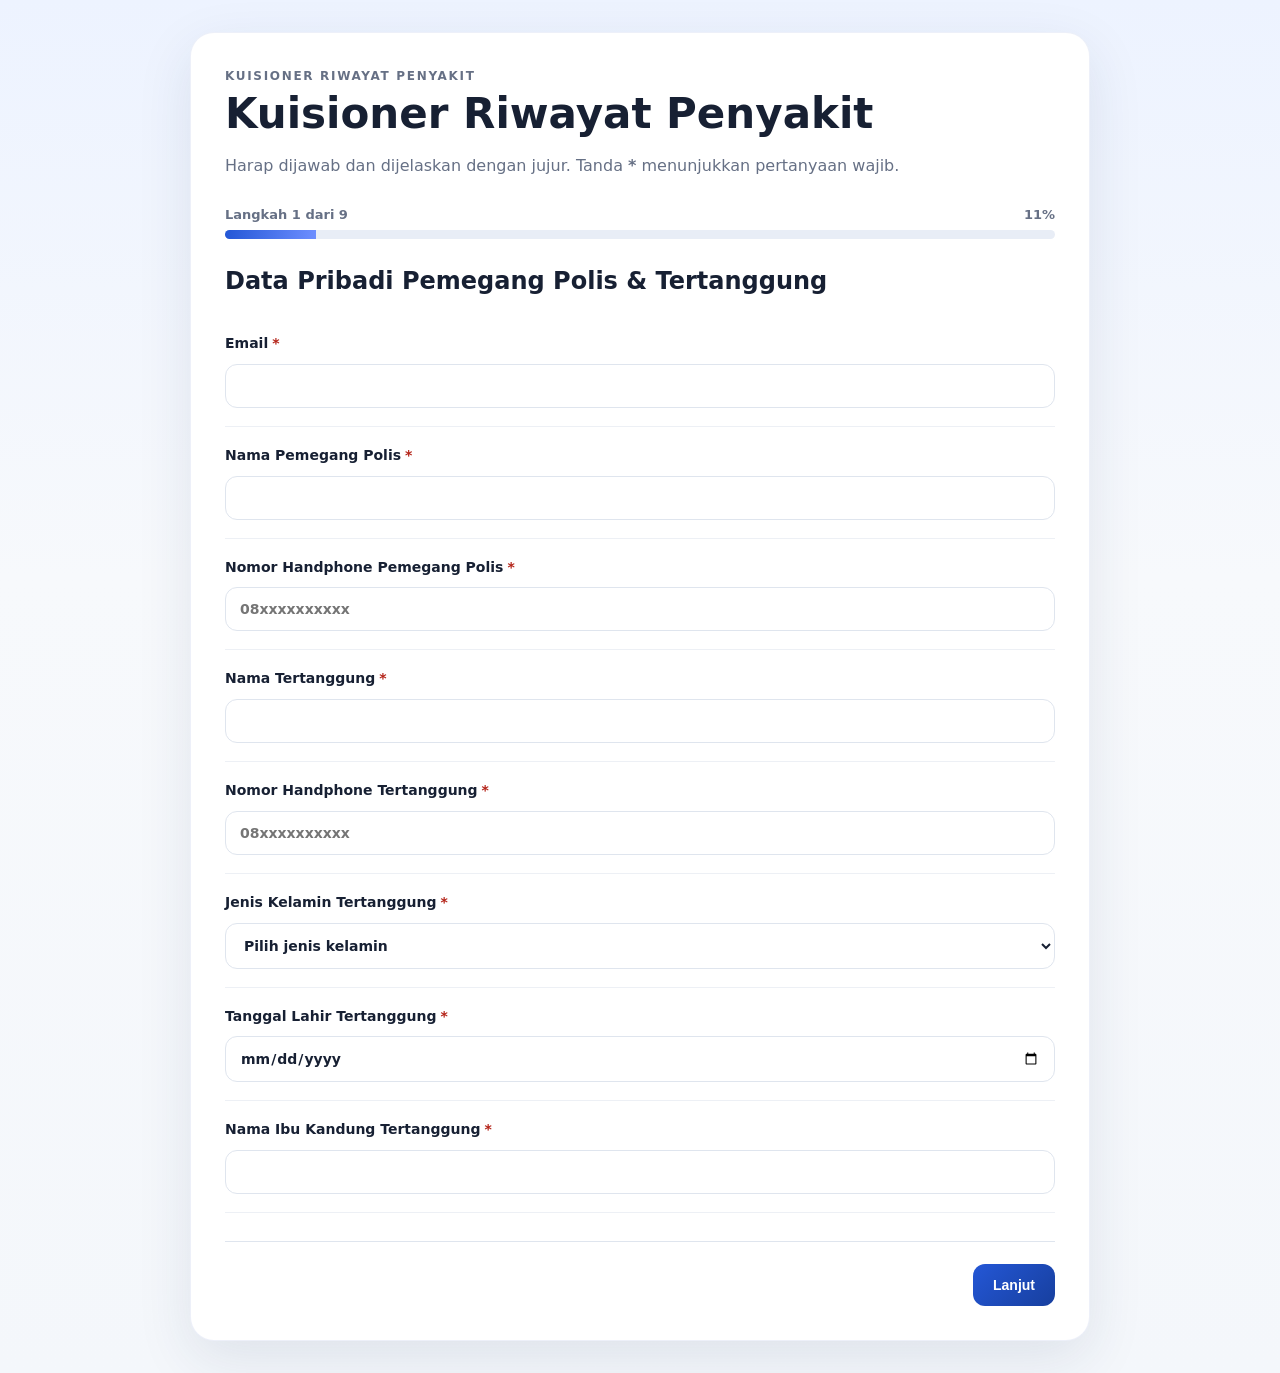
<file: index.html>
<!doctype html>
<!DOCTYPE html>

<html lang="id"><head><meta charset="utf-8"/><meta content="width=device-width,initial-scale=1" name="viewport"/><title>Kuisioner Riwayat Penyakit</title><link href="assets/css/styles.css" rel="stylesheet"/></head><body><main class="page-shell"><section class="form-card"><header class="form-header"><p class="eyebrow">KUISIONER RIWAYAT PENYAKIT</p><h1>Kuisioner Riwayat Penyakit</h1><p>Harap dijawab dan dijelaskan dengan jujur. Tanda <strong>*</strong> menunjukkan pertanyaan wajib.</p></header><div class="progress-wrap"><div class="progress-meta"><span id="stepLabel">Langkah 1 dari 9</span><span id="progressPercent">11%</span></div><div class="progress-track"><div class="progress-bar" id="progressBar"></div></div></div><form id="healthForm" novalidate=""><section class="step active" data-step="1"><h2>Data Pribadi Pemegang Polis &amp; Tertanggung</h2><label class="question identity-question"><span class="question-number identity-number"></span><span class="question-body"><span class="question-text">Email<span>*</span></span><input autocomplete="email" data-label="Email" name="q01" required="" type="email"/></span></label><label class="question identity-question"><span class="question-number identity-number"></span><span class="question-body"><span class="question-text">Nama Pemegang Polis<span>*</span></span><input data-label="Nama Pemegang Polis" name="q02" required=""/></span></label><label class="question identity-question"><span class="question-number identity-number"></span><span class="question-body"><span class="question-text">Nomor Handphone Pemegang Polis<span>*</span></span><input data-label="Nomor Handphone Pemegang Polis" inputmode="tel" name="q03" placeholder="08xxxxxxxxxx" required=""/></span></label><label class="question identity-question"><span class="question-number identity-number"></span><span class="question-body"><span class="question-text">Nama Tertanggung<span>*</span></span><input data-label="Nama Tertanggung" name="q04" required=""/></span></label><label class="question identity-question"><span class="question-number identity-number"></span><span class="question-body"><span class="question-text">Nomor Handphone Tertanggung<span>*</span></span><input data-label="Nomor Handphone Tertanggung" inputmode="tel" name="q05" placeholder="08xxxxxxxxxx" required=""/></span></label><label class="question identity-question"><span class="question-number identity-number"></span><span class="question-body"><span class="question-text">Jenis Kelamin Tertanggung<span>*</span></span><select data-label="Jenis Kelamin Tertanggung" name="jenis_kelamin" required=""><option value="">Pilih jenis kelamin</option><option value="LAKI-LAKI">Laki-laki</option><option value="PEREMPUAN">Perempuan</option></select></span></label><label class="question identity-question"><span class="question-number identity-number"></span><span class="question-body"><span class="question-text">Tanggal Lahir Tertanggung<span>*</span></span><input data-label="Tanggal Lahir Tertanggung" max="2099-12-31" name="tanggal_lahir" required="" type="date"/></span></label><label class="question identity-question"><span class="question-number identity-number"></span><span class="question-body"><span class="question-text">Nama Ibu Kandung Tertanggung<span>*</span></span><input data-label="Nama Ibu Kandung Tertanggung" name="q08" required=""/></span></label></section>
<section class="step" data-step="2"><h2>Kondisi Umum</h2><label class="question"><span class="question-number">1.</span><span class="question-body"><span class="question-text">Tinggi Badan Tertanggung<span>*</span></span><input data-label="Tinggi Badan Tertanggung" min="1" name="q06" required="" type="number"/></span></label><label class="question"><span class="question-number">2.</span><span class="question-body"><span class="question-text">Berat Badan Tertanggung<span>*</span></span><input data-label="Berat Badan Tertanggung" min="1" name="q07" required="" type="number"/></span></label><div class="question"><span class="question-number">3.</span><span class="question-body"><span class="question-text">Apakah Anda perokok? Jika Ya mohon jelaskan berapa batang per hari?<span>*</span></span><div aria-label="Apakah Anda perokok? Jika Ya mohon jelaskan berapa batang per hari?" class="yes-no-group" role="radiogroup"><label class="choice-card"><input data-label="Apakah Anda perokok? Jika Ya mohon jelaskan berapa batang per hari?" name="q09" required="" type="radio" value="YA"/><span>Ya</span></label><label class="choice-card"><input data-label="Apakah Anda perokok? Jika Ya mohon jelaskan berapa batang per hari?" name="q09" required="" type="radio" value="TIDAK"/><span>Tidak</span></label></div><div class="conditional-detail" data-detail-for="q09" hidden=""><label for="q09_detail">Mohon jelaskan</label><textarea data-label="Penjelasan - Apakah Anda perokok? Jika Ya mohon jelaskan berapa batang per hari?" id="q09_detail" name="q09_detail" placeholder="Tuliskan penjelasan secara lengkap" rows="3"></textarea></div></span></div><div class="question"><span class="question-number">4.</span><span class="question-body"><span class="question-text">Apakah Anda saat ini dalam keadaan tidak sehat? Jika Ya, harap dijelaskan<span>*</span></span><div aria-label="Apakah Anda saat ini dalam keadaan tidak sehat? Jika Ya, harap dijelaskan" class="yes-no-group" role="radiogroup"><label class="choice-card"><input data-label="Apakah Anda saat ini dalam keadaan tidak sehat? Jika Ya, harap dijelaskan" name="q10" required="" type="radio" value="YA"/><span>Ya</span></label><label class="choice-card"><input data-label="Apakah Anda saat ini dalam keadaan tidak sehat? Jika Ya, harap dijelaskan" name="q10" required="" type="radio" value="TIDAK"/><span>Tidak</span></label></div><div class="conditional-detail" data-detail-for="q10" hidden=""><label for="q10_detail">Mohon jelaskan</label><textarea data-label="Penjelasan - Apakah Anda saat ini dalam keadaan tidak sehat? Jika Ya, harap dijelaskan" id="q10_detail" name="q10_detail" placeholder="Tuliskan penjelasan secara lengkap" rows="3"></textarea></div></span></div><div class="question"><span class="question-number">5.</span><span class="question-body"><span class="question-text">Apakah Anda memiliki sesuatu cacat fisik atau mental? Jika Ya, harap dijelaskan<span>*</span></span><div aria-label="Apakah Anda memiliki sesuatu cacat fisik atau mental? Jika Ya, harap dijelaskan" class="yes-no-group" role="radiogroup"><label class="choice-card"><input data-label="Apakah Anda memiliki sesuatu cacat fisik atau mental? Jika Ya, harap dijelaskan" name="q11" required="" type="radio" value="YA"/><span>Ya</span></label><label class="choice-card"><input data-label="Apakah Anda memiliki sesuatu cacat fisik atau mental? Jika Ya, harap dijelaskan" name="q11" required="" type="radio" value="TIDAK"/><span>Tidak</span></label></div><div class="conditional-detail" data-detail-for="q11" hidden=""><label for="q11_detail">Mohon jelaskan</label><textarea data-label="Penjelasan - Apakah Anda memiliki sesuatu cacat fisik atau mental? Jika Ya, harap dijelaskan" id="q11_detail" name="q11_detail" placeholder="Tuliskan penjelasan secara lengkap" rows="3"></textarea></div></span></div><div class="question"><span class="question-number">6.</span><span class="question-body"><span class="question-text">Apakah Anda pernah/sedang menggunakan obat-obatan, obat bius, narkotik, minuman keras atau obat terlarang? Jika Ya, harap dijelaskan<span>*</span></span><div aria-label="Apakah Anda pernah/sedang menggunakan obat-obatan, obat bius, narkotik, minuman keras atau obat terlarang? Jika Ya, harap dijelaskan" class="yes-no-group" role="radiogroup"><label class="choice-card"><input data-label="Apakah Anda pernah/sedang menggunakan obat-obatan, obat bius, narkotik, minuman keras atau obat terlarang? Jika Ya, harap dijelaskan" name="q12" required="" type="radio" value="YA"/><span>Ya</span></label><label class="choice-card"><input data-label="Apakah Anda pernah/sedang menggunakan obat-obatan, obat bius, narkotik, minuman keras atau obat terlarang? Jika Ya, harap dijelaskan" name="q12" required="" type="radio" value="TIDAK"/><span>Tidak</span></label></div><div class="conditional-detail" data-detail-for="q12" hidden=""><label for="q12_detail">Mohon jelaskan</label><textarea data-label="Penjelasan - Apakah Anda pernah/sedang menggunakan obat-obatan, obat bius, narkotik, minuman keras atau obat terlarang? Jika Ya, harap dijelaskan" id="q12_detail" name="q12_detail" placeholder="Tuliskan penjelasan secara lengkap" rows="3"></textarea></div></span></div><div class="question"><span class="question-number">7.</span><span class="question-body"><span class="question-text">Apakah Anda pernah mengalami kecelakaan dan menderita cedera/luka berat? Jika Ya, harap dijelaskan<span>*</span></span><div aria-label="Apakah Anda pernah mengalami kecelakaan dan menderita cedera/luka berat? Jika Ya, harap dijelaskan" class="yes-no-group" role="radiogroup"><label class="choice-card"><input data-label="Apakah Anda pernah mengalami kecelakaan dan menderita cedera/luka berat? Jika Ya, harap dijelaskan" name="q13" required="" type="radio" value="YA"/><span>Ya</span></label><label class="choice-card"><input data-label="Apakah Anda pernah mengalami kecelakaan dan menderita cedera/luka berat? Jika Ya, harap dijelaskan" name="q13" required="" type="radio" value="TIDAK"/><span>Tidak</span></label></div><div class="conditional-detail" data-detail-for="q13" hidden=""><label for="q13_detail">Mohon jelaskan</label><textarea data-label="Penjelasan - Apakah Anda pernah mengalami kecelakaan dan menderita cedera/luka berat? Jika Ya, harap dijelaskan" id="q13_detail" name="q13_detail" placeholder="Tuliskan penjelasan secara lengkap" rows="3"></textarea></div></span></div></section>
<section class="step" data-step="3"><h2>Riwayat Penyakit</h2><div class="section-note"><strong>8. Apakah Anda pernah/sedang menderita atau mendapatkan pengobatan untuk gangguan/penyakit di bawah ini?</strong><br/>Harap dijawab dan dijelaskan dengan jujur.</div><div class="question"><span class="question-number">8a.</span><span class="question-body"><span class="question-text">Kelainan syaraf kerangka dan otot. Kelumpuhan, ayan/kejang, pingsan, sering pusing (Vertigo), kesemutan, nyeri sendi, rematik/encok, demam rematik, kelemahan alat gerak, stres, depresi, gangguan jiwa? Jika Ya, harap dijelaskan<span>*</span></span><div aria-label="Kelainan syaraf kerangka dan otot. Kelumpuhan, ayan/kejang, pingsan, sering pusing (Vertigo), kesemutan, nyeri sendi, rematik/encok, demam rematik, kelemahan alat gerak, stres, depresi, gangguan jiwa? Jika Ya, harap dijelaskan" class="yes-no-group" role="radiogroup"><label class="choice-card"><input data-label="Kelainan syaraf kerangka dan otot. Kelumpuhan, ayan/kejang, pingsan, sering pusing (Vertigo), kesemutan, nyeri sendi, rematik/encok, demam rematik, kelemahan alat gerak, stres, depresi, gangguan jiwa? Jika Ya, harap dijelaskan" name="q14" required="" type="radio" value="YA"/><span>Ya</span></label><label class="choice-card"><input data-label="Kelainan syaraf kerangka dan otot. Kelumpuhan, ayan/kejang, pingsan, sering pusing (Vertigo), kesemutan, nyeri sendi, rematik/encok, demam rematik, kelemahan alat gerak, stres, depresi, gangguan jiwa? Jika Ya, harap dijelaskan" name="q14" required="" type="radio" value="TIDAK"/><span>Tidak</span></label></div><div class="conditional-detail" data-detail-for="q14" hidden=""><label for="q14_detail">Mohon jelaskan</label><textarea data-label="Penjelasan - Kelainan syaraf kerangka dan otot. Kelumpuhan, ayan/kejang, pingsan, sering pusing (Vertigo), kesemutan, nyeri sendi, rematik/encok, demam rematik, kelemahan alat gerak, stres, depresi, gangguan jiwa? Jika Ya, harap dijelaskan" id="q14_detail" name="q14_detail" placeholder="Tuliskan penjelasan secara lengkap" rows="3"></textarea></div></span></div><div class="question"><span class="question-number">8b.</span><span class="question-body"><span class="question-text">Kelainan atau gangguan fungsi pada mata, telinga, hidung, tenggorokan? Jika Ya, harap dijelaskan<span>*</span></span><div aria-label="Kelainan atau gangguan fungsi pada mata, telinga, hidung, tenggorokan? Jika Ya, harap dijelaskan" class="yes-no-group" role="radiogroup"><label class="choice-card"><input data-label="Kelainan atau gangguan fungsi pada mata, telinga, hidung, tenggorokan? Jika Ya, harap dijelaskan" name="q15" required="" type="radio" value="YA"/><span>Ya</span></label><label class="choice-card"><input data-label="Kelainan atau gangguan fungsi pada mata, telinga, hidung, tenggorokan? Jika Ya, harap dijelaskan" name="q15" required="" type="radio" value="TIDAK"/><span>Tidak</span></label></div><div class="conditional-detail" data-detail-for="q15" hidden=""><label for="q15_detail">Mohon jelaskan</label><textarea data-label="Penjelasan - Kelainan atau gangguan fungsi pada mata, telinga, hidung, tenggorokan? Jika Ya, harap dijelaskan" id="q15_detail" name="q15_detail" placeholder="Tuliskan penjelasan secara lengkap" rows="3"></textarea></div></span></div><div class="question"><span class="question-number">8c.</span><span class="question-body"><span class="question-text">Kelainan saluran pernafasan. Asthma, bronchitis, TBC, paru, batuk kronis, batuk darah? Jika Ya, harap dijelaskan<span>*</span></span><div aria-label="Kelainan saluran pernafasan. Asthma, bronchitis, TBC, paru, batuk kronis, batuk darah? Jika Ya, harap dijelaskan" class="yes-no-group" role="radiogroup"><label class="choice-card"><input data-label="Kelainan saluran pernafasan. Asthma, bronchitis, TBC, paru, batuk kronis, batuk darah? Jika Ya, harap dijelaskan" name="q16" required="" type="radio" value="YA"/><span>Ya</span></label><label class="choice-card"><input data-label="Kelainan saluran pernafasan. Asthma, bronchitis, TBC, paru, batuk kronis, batuk darah? Jika Ya, harap dijelaskan" name="q16" required="" type="radio" value="TIDAK"/><span>Tidak</span></label></div><div class="conditional-detail" data-detail-for="q16" hidden=""><label for="q16_detail">Mohon jelaskan</label><textarea data-label="Penjelasan - Kelainan saluran pernafasan. Asthma, bronchitis, TBC, paru, batuk kronis, batuk darah? Jika Ya, harap dijelaskan" id="q16_detail" name="q16_detail" placeholder="Tuliskan penjelasan secara lengkap" rows="3"></textarea></div></span></div><div class="question"><span class="question-number">8d.</span><span class="question-body"><span class="question-text">Kelainan jantung dan pembuluh darah. Sesak napas, berdebar-debar, sakit dada, serangan jantung, sering sakit kepala, tekanan darah tinggi, stroke, varices? Jika Ya, harap dijelaskan<span>*</span></span><div aria-label="Kelainan jantung dan pembuluh darah. Sesak napas, berdebar-debar, sakit dada, serangan jantung, sering sakit kepala, tekanan darah tinggi, stroke, varices? Jika Ya, harap dijelaskan" class="yes-no-group" role="radiogroup"><label class="choice-card"><input data-label="Kelainan jantung dan pembuluh darah. Sesak napas, berdebar-debar, sakit dada, serangan jantung, sering sakit kepala, tekanan darah tinggi, stroke, varices? Jika Ya, harap dijelaskan" name="q17" required="" type="radio" value="YA"/><span>Ya</span></label><label class="choice-card"><input data-label="Kelainan jantung dan pembuluh darah. Sesak napas, berdebar-debar, sakit dada, serangan jantung, sering sakit kepala, tekanan darah tinggi, stroke, varices? Jika Ya, harap dijelaskan" name="q17" required="" type="radio" value="TIDAK"/><span>Tidak</span></label></div><div class="conditional-detail" data-detail-for="q17" hidden=""><label for="q17_detail">Mohon jelaskan</label><textarea data-label="Penjelasan - Kelainan jantung dan pembuluh darah. Sesak napas, berdebar-debar, sakit dada, serangan jantung, sering sakit kepala, tekanan darah tinggi, stroke, varices? Jika Ya, harap dijelaskan" id="q17_detail" name="q17_detail" placeholder="Tuliskan penjelasan secara lengkap" rows="3"></textarea></div></span></div><div class="question"><span class="question-number">8e.</span><span class="question-body"><span class="question-text">Kelainan saluran pencernaan dan hati. Sakit ulu hati (maag), sakit kuning, muntah darah, ambeien (wasir), hernia, sering sakit perut (diare), muntah-muntah, hepatitis (tipe ...), batu atau infeksi saluran empedu?<span>*</span></span><div aria-label="Kelainan saluran pencernaan dan hati. Sakit ulu hati (maag), sakit kuning, muntah darah, ambeien (wasir), hernia, sering sakit perut (diare), muntah-muntah, hepatitis (tipe ...), batu atau infeksi saluran empedu?" class="yes-no-group" role="radiogroup"><label class="choice-card"><input data-label="Kelainan saluran pencernaan dan hati. Sakit ulu hati (maag), sakit kuning, muntah darah, ambeien (wasir), hernia, sering sakit perut (diare), muntah-muntah, hepatitis (tipe ...), batu atau infeksi saluran empedu?" name="q18" required="" type="radio" value="YA"/><span>Ya</span></label><label class="choice-card"><input data-label="Kelainan saluran pencernaan dan hati. Sakit ulu hati (maag), sakit kuning, muntah darah, ambeien (wasir), hernia, sering sakit perut (diare), muntah-muntah, hepatitis (tipe ...), batu atau infeksi saluran empedu?" name="q18" required="" type="radio" value="TIDAK"/><span>Tidak</span></label></div><div class="conditional-detail" data-detail-for="q18" hidden=""><label for="q18_detail">Mohon jelaskan</label><textarea data-label="Penjelasan - Kelainan saluran pencernaan dan hati. Sakit ulu hati (maag), sakit kuning, muntah darah, ambeien (wasir), hernia, sering sakit perut (diare), muntah-muntah, hepatitis (tipe ...), batu atau infeksi saluran empedu?" id="q18_detail" name="q18_detail" placeholder="Tuliskan penjelasan secara lengkap" rows="3"></textarea></div></span></div><div class="question"><span class="question-number">8f.</span><span class="question-body"><span class="question-text">Kelainan ginjal dan saluran kemih. Sakit pinggang, kencing batu/batu ginjal, infeksi ginjal, kencing darah, kencing nanah, sakit prostat? Jika Ya, harap dijelaskan<span>*</span></span><div aria-label="Kelainan ginjal dan saluran kemih. Sakit pinggang, kencing batu/batu ginjal, infeksi ginjal, kencing darah, kencing nanah, sakit prostat? Jika Ya, harap dijelaskan" class="yes-no-group" role="radiogroup"><label class="choice-card"><input data-label="Kelainan ginjal dan saluran kemih. Sakit pinggang, kencing batu/batu ginjal, infeksi ginjal, kencing darah, kencing nanah, sakit prostat? Jika Ya, harap dijelaskan" name="q19" required="" type="radio" value="YA"/><span>Ya</span></label><label class="choice-card"><input data-label="Kelainan ginjal dan saluran kemih. Sakit pinggang, kencing batu/batu ginjal, infeksi ginjal, kencing darah, kencing nanah, sakit prostat? Jika Ya, harap dijelaskan" name="q19" required="" type="radio" value="TIDAK"/><span>Tidak</span></label></div><div class="conditional-detail" data-detail-for="q19" hidden=""><label for="q19_detail">Mohon jelaskan</label><textarea data-label="Penjelasan - Kelainan ginjal dan saluran kemih. Sakit pinggang, kencing batu/batu ginjal, infeksi ginjal, kencing darah, kencing nanah, sakit prostat? Jika Ya, harap dijelaskan" id="q19_detail" name="q19_detail" placeholder="Tuliskan penjelasan secara lengkap" rows="3"></textarea></div></span></div><div class="question"><span class="question-number">8g.</span><span class="question-body"><span class="question-text">Tumor, kanker, atau suatu benjolan yang tidak hilang? Jika Ya, harap dijelaskan<span>*</span></span><div aria-label="Tumor, kanker, atau suatu benjolan yang tidak hilang? Jika Ya, harap dijelaskan" class="yes-no-group" role="radiogroup"><label class="choice-card"><input data-label="Tumor, kanker, atau suatu benjolan yang tidak hilang? Jika Ya, harap dijelaskan" name="q20" required="" type="radio" value="YA"/><span>Ya</span></label><label class="choice-card"><input data-label="Tumor, kanker, atau suatu benjolan yang tidak hilang? Jika Ya, harap dijelaskan" name="q20" required="" type="radio" value="TIDAK"/><span>Tidak</span></label></div><div class="conditional-detail" data-detail-for="q20" hidden=""><label for="q20_detail">Mohon jelaskan</label><textarea data-label="Penjelasan - Tumor, kanker, atau suatu benjolan yang tidak hilang? Jika Ya, harap dijelaskan" id="q20_detail" name="q20_detail" placeholder="Tuliskan penjelasan secara lengkap" rows="3"></textarea></div></span></div><div class="question"><span class="question-number">8h.</span><span class="question-body"><span class="question-text">Kelainan metabolisme. Kencing manis, kelenjar gondok? Jika Ya, harap dijelaskan<span>*</span></span><div aria-label="Kelainan metabolisme. Kencing manis, kelenjar gondok? Jika Ya, harap dijelaskan" class="yes-no-group" role="radiogroup"><label class="choice-card"><input data-label="Kelainan metabolisme. Kencing manis, kelenjar gondok? Jika Ya, harap dijelaskan" name="q21" required="" type="radio" value="YA"/><span>Ya</span></label><label class="choice-card"><input data-label="Kelainan metabolisme. Kencing manis, kelenjar gondok? Jika Ya, harap dijelaskan" name="q21" required="" type="radio" value="TIDAK"/><span>Tidak</span></label></div><div class="conditional-detail" data-detail-for="q21" hidden=""><label for="q21_detail">Mohon jelaskan</label><textarea data-label="Penjelasan - Kelainan metabolisme. Kencing manis, kelenjar gondok? Jika Ya, harap dijelaskan" id="q21_detail" name="q21_detail" placeholder="Tuliskan penjelasan secara lengkap" rows="3"></textarea></div></span></div><div class="question"><span class="question-number">8i.</span><span class="question-body"><span class="question-text">Penyakit tropis/infeksi. Malaria, demam berdarah, tipus? Jika Ya, harap dijelaskan<span>*</span></span><div aria-label="Penyakit tropis/infeksi. Malaria, demam berdarah, tipus? Jika Ya, harap dijelaskan" class="yes-no-group" role="radiogroup"><label class="choice-card"><input data-label="Penyakit tropis/infeksi. Malaria, demam berdarah, tipus? Jika Ya, harap dijelaskan" name="q22" required="" type="radio" value="YA"/><span>Ya</span></label><label class="choice-card"><input data-label="Penyakit tropis/infeksi. Malaria, demam berdarah, tipus? Jika Ya, harap dijelaskan" name="q22" required="" type="radio" value="TIDAK"/><span>Tidak</span></label></div><div class="conditional-detail" data-detail-for="q22" hidden=""><label for="q22_detail">Mohon jelaskan</label><textarea data-label="Penjelasan - Penyakit tropis/infeksi. Malaria, demam berdarah, tipus? Jika Ya, harap dijelaskan" id="q22_detail" name="q22_detail" placeholder="Tuliskan penjelasan secara lengkap" rows="3"></textarea></div></span></div><div class="question"><span class="question-number">8j.</span><span class="question-body"><span class="question-text">Sering demam yang berlangsung lama, sering berkeringat dingin, kehilangan berat badan yang drastis, adanya pembesaran kelenjar di leher, ketiak dan lipat paha? Jika Ya, harap dijelaskan<span>*</span></span><div aria-label="Sering demam yang berlangsung lama, sering berkeringat dingin, kehilangan berat badan yang drastis, adanya pembesaran kelenjar di leher, ketiak dan lipat paha? Jika Ya, harap dijelaskan" class="yes-no-group" role="radiogroup"><label class="choice-card"><input data-label="Sering demam yang berlangsung lama, sering berkeringat dingin, kehilangan berat badan yang drastis, adanya pembesaran kelenjar di leher, ketiak dan lipat paha? Jika Ya, harap dijelaskan" name="q23" required="" type="radio" value="YA"/><span>Ya</span></label><label class="choice-card"><input data-label="Sering demam yang berlangsung lama, sering berkeringat dingin, kehilangan berat badan yang drastis, adanya pembesaran kelenjar di leher, ketiak dan lipat paha? Jika Ya, harap dijelaskan" name="q23" required="" type="radio" value="TIDAK"/><span>Tidak</span></label></div><div class="conditional-detail" data-detail-for="q23" hidden=""><label for="q23_detail">Mohon jelaskan</label><textarea data-label="Penjelasan - Sering demam yang berlangsung lama, sering berkeringat dingin, kehilangan berat badan yang drastis, adanya pembesaran kelenjar di leher, ketiak dan lipat paha? Jika Ya, harap dijelaskan" id="q23_detail" name="q23_detail" placeholder="Tuliskan penjelasan secara lengkap" rows="3"></textarea></div></span></div><div class="question"><span class="question-number">8j.1.</span><span class="question-body"><span class="question-text">Menerima transfusi darah? Jika Ya, harap dijelaskan<span>*</span></span><div aria-label="Menerima transfusi darah? Jika Ya, harap dijelaskan" class="yes-no-group" role="radiogroup"><label class="choice-card"><input data-label="Menerima transfusi darah? Jika Ya, harap dijelaskan" name="q24" required="" type="radio" value="YA"/><span>Ya</span></label><label class="choice-card"><input data-label="Menerima transfusi darah? Jika Ya, harap dijelaskan" name="q24" required="" type="radio" value="TIDAK"/><span>Tidak</span></label></div><div class="conditional-detail" data-detail-for="q24" hidden=""><label for="q24_detail">Mohon jelaskan</label><textarea data-label="Penjelasan - Menerima transfusi darah? Jika Ya, harap dijelaskan" id="q24_detail" name="q24_detail" placeholder="Tuliskan penjelasan secara lengkap" rows="3"></textarea></div></span></div><div class="question"><span class="question-number">8j.2.</span><span class="question-body"><span class="question-text">Ditolak sebagai donor darah? Jika Ya, harap dijelaskan<span>*</span></span><div aria-label="Ditolak sebagai donor darah? Jika Ya, harap dijelaskan" class="yes-no-group" role="radiogroup"><label class="choice-card"><input data-label="Ditolak sebagai donor darah? Jika Ya, harap dijelaskan" name="q25" required="" type="radio" value="YA"/><span>Ya</span></label><label class="choice-card"><input data-label="Ditolak sebagai donor darah? Jika Ya, harap dijelaskan" name="q25" required="" type="radio" value="TIDAK"/><span>Tidak</span></label></div><div class="conditional-detail" data-detail-for="q25" hidden=""><label for="q25_detail">Mohon jelaskan</label><textarea data-label="Penjelasan - Ditolak sebagai donor darah? Jika Ya, harap dijelaskan" id="q25_detail" name="q25_detail" placeholder="Tuliskan penjelasan secara lengkap" rows="3"></textarea></div></span></div><div class="question"><span class="question-number">8j.3.</span><span class="question-body"><span class="question-text">Pernah tes darah untuk AIDS? Jika Ya, harap dijelaskan<span>*</span></span><div aria-label="Pernah tes darah untuk AIDS? Jika Ya, harap dijelaskan" class="yes-no-group" role="radiogroup"><label class="choice-card"><input data-label="Pernah tes darah untuk AIDS? Jika Ya, harap dijelaskan" name="q26" required="" type="radio" value="YA"/><span>Ya</span></label><label class="choice-card"><input data-label="Pernah tes darah untuk AIDS? Jika Ya, harap dijelaskan" name="q26" required="" type="radio" value="TIDAK"/><span>Tidak</span></label></div><div class="conditional-detail" data-detail-for="q26" hidden=""><label for="q26_detail">Mohon jelaskan</label><textarea data-label="Penjelasan - Pernah tes darah untuk AIDS? Jika Ya, harap dijelaskan" id="q26_detail" name="q26_detail" placeholder="Tuliskan penjelasan secara lengkap" rows="3"></textarea></div></span></div><div class="question"><span class="question-number">8j.4.</span><span class="question-body"><span class="question-text">Sedang dalam perawatan Dokter sehubungan dengan AIDS? Jika Ya, harap dijelaskan<span>*</span></span><div aria-label="Sedang dalam perawatan Dokter sehubungan dengan AIDS? Jika Ya, harap dijelaskan" class="yes-no-group" role="radiogroup"><label class="choice-card"><input data-label="Sedang dalam perawatan Dokter sehubungan dengan AIDS? Jika Ya, harap dijelaskan" name="q27" required="" type="radio" value="YA"/><span>Ya</span></label><label class="choice-card"><input data-label="Sedang dalam perawatan Dokter sehubungan dengan AIDS? Jika Ya, harap dijelaskan" name="q27" required="" type="radio" value="TIDAK"/><span>Tidak</span></label></div><div class="conditional-detail" data-detail-for="q27" hidden=""><label for="q27_detail">Mohon jelaskan</label><textarea data-label="Penjelasan - Sedang dalam perawatan Dokter sehubungan dengan AIDS? Jika Ya, harap dijelaskan" id="q27_detail" name="q27_detail" placeholder="Tuliskan penjelasan secara lengkap" rows="3"></textarea></div></span></div><div class="question"><span class="question-number">8k.</span><span class="question-body"><span class="question-text">Kelainan darah seperti anemia, leukemia? Jika Ya, harap dijelaskan<span>*</span></span><div aria-label="Kelainan darah seperti anemia, leukemia? Jika Ya, harap dijelaskan" class="yes-no-group" role="radiogroup"><label class="choice-card"><input data-label="Kelainan darah seperti anemia, leukemia? Jika Ya, harap dijelaskan" name="q28" required="" type="radio" value="YA"/><span>Ya</span></label><label class="choice-card"><input data-label="Kelainan darah seperti anemia, leukemia? Jika Ya, harap dijelaskan" name="q28" required="" type="radio" value="TIDAK"/><span>Tidak</span></label></div><div class="conditional-detail" data-detail-for="q28" hidden=""><label for="q28_detail">Mohon jelaskan</label><textarea data-label="Penjelasan - Kelainan darah seperti anemia, leukemia? Jika Ya, harap dijelaskan" id="q28_detail" name="q28_detail" placeholder="Tuliskan penjelasan secara lengkap" rows="3"></textarea></div></span></div><div class="question"><span class="question-number">8l.</span><span class="question-body"><span class="question-text">Kelainan kulit dan tulang. Gangguan tulang belakang, patah tulang, polio, amputasi, kelainan kulit, kusta? Jika Ya, harap dijelaskan<span>*</span></span><div aria-label="Kelainan kulit dan tulang. Gangguan tulang belakang, patah tulang, polio, amputasi, kelainan kulit, kusta? Jika Ya, harap dijelaskan" class="yes-no-group" role="radiogroup"><label class="choice-card"><input data-label="Kelainan kulit dan tulang. Gangguan tulang belakang, patah tulang, polio, amputasi, kelainan kulit, kusta? Jika Ya, harap dijelaskan" name="q29" required="" type="radio" value="YA"/><span>Ya</span></label><label class="choice-card"><input data-label="Kelainan kulit dan tulang. Gangguan tulang belakang, patah tulang, polio, amputasi, kelainan kulit, kusta? Jika Ya, harap dijelaskan" name="q29" required="" type="radio" value="TIDAK"/><span>Tidak</span></label></div><div class="conditional-detail" data-detail-for="q29" hidden=""><label for="q29_detail">Mohon jelaskan</label><textarea data-label="Penjelasan - Kelainan kulit dan tulang. Gangguan tulang belakang, patah tulang, polio, amputasi, kelainan kulit, kusta? Jika Ya, harap dijelaskan" id="q29_detail" name="q29_detail" placeholder="Tuliskan penjelasan secara lengkap" rows="3"></textarea></div></span></div><div class="question"><span class="question-number">8m.</span><span class="question-body"><span class="question-text">Penyakit lainnya yang tidak disebutkan di atas? Jika Ya, harap dijelaskan<span>*</span></span><div aria-label="Penyakit lainnya yang tidak disebutkan di atas? Jika Ya, harap dijelaskan" class="yes-no-group" role="radiogroup"><label class="choice-card"><input data-label="Penyakit lainnya yang tidak disebutkan di atas? Jika Ya, harap dijelaskan" name="q30" required="" type="radio" value="YA"/><span>Ya</span></label><label class="choice-card"><input data-label="Penyakit lainnya yang tidak disebutkan di atas? Jika Ya, harap dijelaskan" name="q30" required="" type="radio" value="TIDAK"/><span>Tidak</span></label></div><div class="conditional-detail" data-detail-for="q30" hidden=""><label for="q30_detail">Mohon jelaskan</label><textarea data-label="Penjelasan - Penyakit lainnya yang tidak disebutkan di atas? Jika Ya, harap dijelaskan" id="q30_detail" name="q30_detail" placeholder="Tuliskan penjelasan secara lengkap" rows="3"></textarea></div></span></div></section>
<section class="step" data-step="4"><h2>9. Dalam 5 Tahun Terakhir</h2><div class="section-note">Harap dijawab dan dijelaskan dengan jujur.</div><div class="question"><span class="question-number">9a.</span><span class="question-body"><span class="question-text">Menderita sakit, menjalani rawat inap, operasi, biopsi, endoskopi, radiasi? Jika Ya, harap dijelaskan<span>*</span></span><div aria-label="Menderita sakit, menjalani rawat inap, operasi, biopsi, endoskopi, radiasi? Jika Ya, harap dijelaskan" class="yes-no-group" role="radiogroup"><label class="choice-card"><input data-label="Menderita sakit, menjalani rawat inap, operasi, biopsi, endoskopi, radiasi? Jika Ya, harap dijelaskan" name="q31" required="" type="radio" value="YA"/><span>Ya</span></label><label class="choice-card"><input data-label="Menderita sakit, menjalani rawat inap, operasi, biopsi, endoskopi, radiasi? Jika Ya, harap dijelaskan" name="q31" required="" type="radio" value="TIDAK"/><span>Tidak</span></label></div><div class="conditional-detail" data-detail-for="q31" hidden=""><label for="q31_detail">Mohon jelaskan</label><textarea data-label="Penjelasan - Menderita sakit, menjalani rawat inap, operasi, biopsi, endoskopi, radiasi? Jika Ya, harap dijelaskan" id="q31_detail" name="q31_detail" placeholder="Tuliskan penjelasan secara lengkap" rows="3"></textarea></div></span></div><div class="question"><span class="question-number">9b.</span><span class="question-body"><span class="question-text">ECG, USG, CT Scan, tes darah misalnya kolesterol, gula darah, AIDS, hepatitis termasuk hepatitis B, C, anemia dll? Jika Ya, harap dijelaskan<span>*</span></span><div aria-label="ECG, USG, CT Scan, tes darah misalnya kolesterol, gula darah, AIDS, hepatitis termasuk hepatitis B, C, anemia dll? Jika Ya, harap dijelaskan" class="yes-no-group" role="radiogroup"><label class="choice-card"><input data-label="ECG, USG, CT Scan, tes darah misalnya kolesterol, gula darah, AIDS, hepatitis termasuk hepatitis B, C, anemia dll? Jika Ya, harap dijelaskan" name="q32" required="" type="radio" value="YA"/><span>Ya</span></label><label class="choice-card"><input data-label="ECG, USG, CT Scan, tes darah misalnya kolesterol, gula darah, AIDS, hepatitis termasuk hepatitis B, C, anemia dll? Jika Ya, harap dijelaskan" name="q32" required="" type="radio" value="TIDAK"/><span>Tidak</span></label></div><div class="conditional-detail" data-detail-for="q32" hidden=""><label for="q32_detail">Mohon jelaskan</label><textarea data-label="Penjelasan - ECG, USG, CT Scan, tes darah misalnya kolesterol, gula darah, AIDS, hepatitis termasuk hepatitis B, C, anemia dll? Jika Ya, harap dijelaskan" id="q32_detail" name="q32_detail" placeholder="Tuliskan penjelasan secara lengkap" rows="3"></textarea></div></span></div><div class="question"><span class="question-number">9c.</span><span class="question-body"><span class="question-text">Menjalani pemeriksaan ke dokter umum/spesialis? Jika Ya, harap dijelaskan<span>*</span></span><div aria-label="Menjalani pemeriksaan ke dokter umum/spesialis? Jika Ya, harap dijelaskan" class="yes-no-group" role="radiogroup"><label class="choice-card"><input data-label="Menjalani pemeriksaan ke dokter umum/spesialis? Jika Ya, harap dijelaskan" name="q33" required="" type="radio" value="YA"/><span>Ya</span></label><label class="choice-card"><input data-label="Menjalani pemeriksaan ke dokter umum/spesialis? Jika Ya, harap dijelaskan" name="q33" required="" type="radio" value="TIDAK"/><span>Tidak</span></label></div><div class="conditional-detail" data-detail-for="q33" hidden=""><label for="q33_detail">Mohon jelaskan</label><textarea data-label="Penjelasan - Menjalani pemeriksaan ke dokter umum/spesialis? Jika Ya, harap dijelaskan" id="q33_detail" name="q33_detail" placeholder="Tuliskan penjelasan secara lengkap" rows="3"></textarea></div></span></div><div class="question"><span class="question-number">9d.</span><span class="question-body"><span class="question-text">Mengalami keracunan, kecelakaan atau coba bunuh diri? Jika Ya, harap dijelaskan<span>*</span></span><div aria-label="Mengalami keracunan, kecelakaan atau coba bunuh diri? Jika Ya, harap dijelaskan" class="yes-no-group" role="radiogroup"><label class="choice-card"><input data-label="Mengalami keracunan, kecelakaan atau coba bunuh diri? Jika Ya, harap dijelaskan" name="q34" required="" type="radio" value="YA"/><span>Ya</span></label><label class="choice-card"><input data-label="Mengalami keracunan, kecelakaan atau coba bunuh diri? Jika Ya, harap dijelaskan" name="q34" required="" type="radio" value="TIDAK"/><span>Tidak</span></label></div><div class="conditional-detail" data-detail-for="q34" hidden=""><label for="q34_detail">Mohon jelaskan</label><textarea data-label="Penjelasan - Mengalami keracunan, kecelakaan atau coba bunuh diri? Jika Ya, harap dijelaskan" id="q34_detail" name="q34_detail" placeholder="Tuliskan penjelasan secara lengkap" rows="3"></textarea></div></span></div></section>
<section class="step" data-step="5"><h2>10. Khusus Wanita &amp; 11. Riwayat Keluarga</h2><div class="section-note" id="femaleApplicabilityNote">Bagian ini hanya dapat diisi untuk Calon Tertanggung perempuan.</div><div class="question conditional-section-question" data-female-only="true"><span class="question-number">10a.</span><span class="question-body"><span class="question-text">Apakah Anda sedang hamil? (Bila Ya, lengkapi usia kehamilan dan haid terakhir dd/mm/yy)<span>*</span></span><div aria-label="Apakah Anda sedang hamil? (Bila Ya, lengkapi usia kehamilan dan haid terakhir dd/mm/yy)" class="yes-no-group" role="radiogroup"><label class="choice-card"><input data-label="Apakah Anda sedang hamil? (Bila Ya, lengkapi usia kehamilan dan haid terakhir dd/mm/yy)" name="q35" required="" type="radio" value="YA"/><span>Ya</span></label><label class="choice-card"><input data-label="Apakah Anda sedang hamil? (Bila Ya, lengkapi usia kehamilan dan haid terakhir dd/mm/yy)" name="q35" required="" type="radio" value="TIDAK"/><span>Tidak</span></label></div><div class="conditional-detail" data-detail-for="q35" hidden=""><label for="q35_detail">Mohon jelaskan</label><textarea data-label="Penjelasan - Apakah Anda sedang hamil? (Bila Ya, lengkapi usia kehamilan dan haid terakhir dd/mm/yy)" id="q35_detail" name="q35_detail" placeholder="Tuliskan penjelasan secara lengkap" rows="3"></textarea></div></span></div><div class="question conditional-section-question" data-female-only="true"><span class="question-number">10b.</span><span class="question-body"><span class="question-text">Ada gangguan haid, pernah keguguran, kelainan pada saat bersalin? Jika Ya, harap dijelaskan<span>*</span></span><div aria-label="Ada gangguan haid, pernah keguguran, kelainan pada saat bersalin? Jika Ya, harap dijelaskan" class="yes-no-group" role="radiogroup"><label class="choice-card"><input data-label="Ada gangguan haid, pernah keguguran, kelainan pada saat bersalin? Jika Ya, harap dijelaskan" name="q36" required="" type="radio" value="YA"/><span>Ya</span></label><label class="choice-card"><input data-label="Ada gangguan haid, pernah keguguran, kelainan pada saat bersalin? Jika Ya, harap dijelaskan" name="q36" required="" type="radio" value="TIDAK"/><span>Tidak</span></label></div><div class="conditional-detail" data-detail-for="q36" hidden=""><label for="q36_detail">Mohon jelaskan</label><textarea data-label="Penjelasan - Ada gangguan haid, pernah keguguran, kelainan pada saat bersalin? Jika Ya, harap dijelaskan" id="q36_detail" name="q36_detail" placeholder="Tuliskan penjelasan secara lengkap" rows="3"></textarea></div></span></div><div class="question conditional-section-question" data-female-only="true"><span class="question-number">10c.</span><span class="question-body"><span class="question-text">Pernah diberitahukan atau sedang menderita kelainan janin di dalam kandungan/rahim/indung telur atau organ reproduksi, komplikasi kehamilan, payudara? Jika Ya, harap dijelaskan<span>*</span></span><div aria-label="Pernah diberitahukan atau sedang menderita kelainan janin di dalam kandungan/rahim/indung telur atau organ reproduksi, komplikasi kehamilan, payudara? Jika Ya, harap dijelaskan" class="yes-no-group" role="radiogroup"><label class="choice-card"><input data-label="Pernah diberitahukan atau sedang menderita kelainan janin di dalam kandungan/rahim/indung telur atau organ reproduksi, komplikasi kehamilan, payudara? Jika Ya, harap dijelaskan" name="q37" required="" type="radio" value="YA"/><span>Ya</span></label><label class="choice-card"><input data-label="Pernah diberitahukan atau sedang menderita kelainan janin di dalam kandungan/rahim/indung telur atau organ reproduksi, komplikasi kehamilan, payudara? Jika Ya, harap dijelaskan" name="q37" required="" type="radio" value="TIDAK"/><span>Tidak</span></label></div><div class="conditional-detail" data-detail-for="q37" hidden=""><label for="q37_detail">Mohon jelaskan</label><textarea data-label="Penjelasan - Pernah diberitahukan atau sedang menderita kelainan janin di dalam kandungan/rahim/indung telur atau organ reproduksi, komplikasi kehamilan, payudara? Jika Ya, harap dijelaskan" id="q37_detail" name="q37_detail" placeholder="Tuliskan penjelasan secara lengkap" rows="3"></textarea></div></span></div><div class="question conditional-section-question" data-female-only="true"><span class="question-number">10d.</span><span class="question-body"><span class="question-text">Pernah atau disarankan untuk periksa papsmear, mammografi atau pemeriksaan kandungan lainnya? Jika Ya, harap dijelaskan<span>*</span></span><div aria-label="Pernah atau disarankan untuk periksa papsmear, mammografi atau pemeriksaan kandungan lainnya? Jika Ya, harap dijelaskan" class="yes-no-group" role="radiogroup"><label class="choice-card"><input data-label="Pernah atau disarankan untuk periksa papsmear, mammografi atau pemeriksaan kandungan lainnya? Jika Ya, harap dijelaskan" name="q38" required="" type="radio" value="YA"/><span>Ya</span></label><label class="choice-card"><input data-label="Pernah atau disarankan untuk periksa papsmear, mammografi atau pemeriksaan kandungan lainnya? Jika Ya, harap dijelaskan" name="q38" required="" type="radio" value="TIDAK"/><span>Tidak</span></label></div><div class="conditional-detail" data-detail-for="q38" hidden=""><label for="q38_detail">Mohon jelaskan</label><textarea data-label="Penjelasan - Pernah atau disarankan untuk periksa papsmear, mammografi atau pemeriksaan kandungan lainnya? Jika Ya, harap dijelaskan" id="q38_detail" name="q38_detail" placeholder="Tuliskan penjelasan secara lengkap" rows="3"></textarea></div></span></div><div class="question"><span class="question-number">11.</span><span class="question-body"><span class="question-text">Apakah ada sanak keluarga (ayah, ibu, kakak, adik atau anak) yang menderita TBC paru, jantung, asthma, kencing manis, tekanan darah tinggi, ayan, kanker, AIDS atau penyakit lainnya? Jika Ya, harap dijelaskan<span>*</span></span><div aria-label="Apakah ada sanak keluarga (ayah, ibu, kakak, adik atau anak) yang menderita TBC paru, jantung, asthma, kencing manis, tekanan darah tinggi, ayan, kanker, AIDS atau penyakit lainnya? Jika Ya, harap dijelaskan" class="yes-no-group" role="radiogroup"><label class="choice-card"><input data-label="Apakah ada sanak keluarga (ayah, ibu, kakak, adik atau anak) yang menderita TBC paru, jantung, asthma, kencing manis, tekanan darah tinggi, ayan, kanker, AIDS atau penyakit lainnya? Jika Ya, harap dijelaskan" name="q39" required="" type="radio" value="YA"/><span>Ya</span></label><label class="choice-card"><input data-label="Apakah ada sanak keluarga (ayah, ibu, kakak, adik atau anak) yang menderita TBC paru, jantung, asthma, kencing manis, tekanan darah tinggi, ayan, kanker, AIDS atau penyakit lainnya? Jika Ya, harap dijelaskan" name="q39" required="" type="radio" value="TIDAK"/><span>Tidak</span></label></div><div class="conditional-detail" data-detail-for="q39" hidden=""><label for="q39_detail">Mohon jelaskan</label><textarea data-label="Penjelasan - Apakah ada sanak keluarga (ayah, ibu, kakak, adik atau anak) yang menderita TBC paru, jantung, asthma, kencing manis, tekanan darah tinggi, ayan, kanker, AIDS atau penyakit lainnya? Jika Ya, harap dijelaskan" id="q39_detail" name="q39_detail" placeholder="Tuliskan penjelasan secara lengkap" rows="3"></textarea></div></span></div></section>
<section class="step" data-step="6"><h2>12. Khusus Tertanggung Anak &lt; 6 Tahun</h2><div class="section-note" id="childApplicabilityNote">Bagian ini hanya dapat diisi untuk Calon Tertanggung berusia di bawah 6 tahun.</div><div class="question"><span class="question-number">12a.</span><span class="question-body"><span class="question-text">Apakah Calon dilahirkan prematur dengan berat badan lahir dalam keadaan tidak normal? Jika Ya, harap dijelaskan<span>*</span></span><div aria-label="Apakah Calon dilahirkan prematur dengan berat badan lahir dalam keadaan tidak normal? Jika Ya, harap dijelaskan" class="yes-no-group" role="radiogroup"><label class="choice-card"><input data-label="Apakah Calon dilahirkan prematur dengan berat badan lahir dalam keadaan tidak normal? Jika Ya, harap dijelaskan" name="q40" required="" type="radio" value="YA"/><span>Ya</span></label><label class="choice-card"><input data-label="Apakah Calon dilahirkan prematur dengan berat badan lahir dalam keadaan tidak normal? Jika Ya, harap dijelaskan" name="q40" required="" type="radio" value="TIDAK"/><span>Tidak</span></label></div><div class="conditional-detail" data-detail-for="q40" hidden=""><label for="q40_detail">Mohon jelaskan</label><textarea data-label="Penjelasan - Apakah Calon dilahirkan prematur dengan berat badan lahir dalam keadaan tidak normal? Jika Ya, harap dijelaskan" id="q40_detail" name="q40_detail" placeholder="Tuliskan penjelasan secara lengkap" rows="3"></textarea></div></span></div><div class="question"><span class="question-number">12b.</span><span class="question-body"><span class="question-text">Apakah Calon dilahirkan secara tidak normal, menggunakan alat bantu? Jika Ya, harap dijelaskan<span>*</span></span><div aria-label="Apakah Calon dilahirkan secara tidak normal, menggunakan alat bantu? Jika Ya, harap dijelaskan" class="yes-no-group" role="radiogroup"><label class="choice-card"><input data-label="Apakah Calon dilahirkan secara tidak normal, menggunakan alat bantu? Jika Ya, harap dijelaskan" name="q41" required="" type="radio" value="YA"/><span>Ya</span></label><label class="choice-card"><input data-label="Apakah Calon dilahirkan secara tidak normal, menggunakan alat bantu? Jika Ya, harap dijelaskan" name="q41" required="" type="radio" value="TIDAK"/><span>Tidak</span></label></div><div class="conditional-detail" data-detail-for="q41" hidden=""><label for="q41_detail">Mohon jelaskan</label><textarea data-label="Penjelasan - Apakah Calon dilahirkan secara tidak normal, menggunakan alat bantu? Jika Ya, harap dijelaskan" id="q41_detail" name="q41_detail" placeholder="Tuliskan penjelasan secara lengkap" rows="3"></textarea></div></span></div><div class="question"><span class="question-number">12c.</span><span class="question-body"><span class="question-text">Apakah Calon waktu dilahirkan menderita penyakit kuning? Jika Ya, harap dijelaskan<span>*</span></span><div aria-label="Apakah Calon waktu dilahirkan menderita penyakit kuning? Jika Ya, harap dijelaskan" class="yes-no-group" role="radiogroup"><label class="choice-card"><input data-label="Apakah Calon waktu dilahirkan menderita penyakit kuning? Jika Ya, harap dijelaskan" name="q42" required="" type="radio" value="YA"/><span>Ya</span></label><label class="choice-card"><input data-label="Apakah Calon waktu dilahirkan menderita penyakit kuning? Jika Ya, harap dijelaskan" name="q42" required="" type="radio" value="TIDAK"/><span>Tidak</span></label></div><div class="conditional-detail" data-detail-for="q42" hidden=""><label for="q42_detail">Mohon jelaskan</label><textarea data-label="Penjelasan - Apakah Calon waktu dilahirkan menderita penyakit kuning? Jika Ya, harap dijelaskan" id="q42_detail" name="q42_detail" placeholder="Tuliskan penjelasan secara lengkap" rows="3"></textarea></div></span></div><div class="question"><span class="question-number">12d.</span><span class="question-body"><span class="question-text">Apakah Calon bila menangis sering menjadi biru dan bila terlalu lelah akan menderita sesak napas? Jika Ya, harap dijelaskan<span>*</span></span><div aria-label="Apakah Calon bila menangis sering menjadi biru dan bila terlalu lelah akan menderita sesak napas? Jika Ya, harap dijelaskan" class="yes-no-group" role="radiogroup"><label class="choice-card"><input data-label="Apakah Calon bila menangis sering menjadi biru dan bila terlalu lelah akan menderita sesak napas? Jika Ya, harap dijelaskan" name="q43" required="" type="radio" value="YA"/><span>Ya</span></label><label class="choice-card"><input data-label="Apakah Calon bila menangis sering menjadi biru dan bila terlalu lelah akan menderita sesak napas? Jika Ya, harap dijelaskan" name="q43" required="" type="radio" value="TIDAK"/><span>Tidak</span></label></div><div class="conditional-detail" data-detail-for="q43" hidden=""><label for="q43_detail">Mohon jelaskan</label><textarea data-label="Penjelasan - Apakah Calon bila menangis sering menjadi biru dan bila terlalu lelah akan menderita sesak napas? Jika Ya, harap dijelaskan" id="q43_detail" name="q43_detail" placeholder="Tuliskan penjelasan secara lengkap" rows="3"></textarea></div></span></div><div class="question"><span class="question-number">12e.</span><span class="question-body"><span class="question-text">Apakah Calon pernah mendapat imunisasi?<span>*</span></span><div aria-label="Apakah Calon pernah mendapat imunisasi?" class="yes-no-group" role="radiogroup"><label class="choice-card"><input data-label="Apakah Calon pernah mendapat imunisasi?" name="q44" required="" type="radio" value="YA"/><span>Ya</span></label><label class="choice-card"><input data-label="Apakah Calon pernah mendapat imunisasi?" name="q44" required="" type="radio" value="TIDAK"/><span>Tidak</span></label></div><div class="conditional-detail immunization-conditional" data-detail-for="q44" hidden="">
<div class="immunization-branch" data-show-when="YA" hidden="">
<label for="q44_detail">Jelaskan imunisasi yang sudah didapatkan</label>
<textarea data-label="Imunisasi yang Sudah Didapatkan" disabled="" id="q44_detail" name="q44_detail" placeholder="Contoh: BCG, Polio, DPT, Hepatitis B, Campak, dan lainnya" rows="4"></textarea>
<label class="immunization-upload-label" for="q44_file">Lampirkan foto lengkap buku imunisasi</label>
<input accept="image/jpeg,image/png,image/webp" data-label="Foto Lengkap Buku Imunisasi" disabled="" id="q44_file" name="q44_file" type="file"/>
<small class="file-status" data-file-status="q44_file">Belum ada file dipilih</small>
<small class="conditional-help">Penjelasan dan foto buku imunisasi wajib diisi bila memilih Ya.</small>
</div>
<div class="immunization-branch" data-show-when="TIDAK" hidden="">
<label for="q44_reason">Jelaskan mengapa belum mendapatkan imunisasi</label>
<textarea data-label="Alasan Belum Mendapatkan Imunisasi" disabled="" id="q44_reason" name="q44_reason" placeholder="Contoh: belum cukup umur, kondisi kesehatan tertentu, orang tua menolak, atau alasan lainnya" rows="4"></textarea>
<small class="conditional-help">Alasan wajib dijelaskan bila memilih Tidak.</small>
</div>
</div></span></div></section>
<section class="step" data-step="7"><h2>Keterangan Pembayar Premi</h2><label class="question"><span class="question-number">13.</span><span class="question-body"><span class="question-text">Nama Pembayar Premi<span>*</span></span><input data-label="Nama Pembayar Premi" name="q45" required=""/></span></label><label class="question"><span class="question-number">14.</span><span class="question-body"><span class="question-text">Hubungan Calon Tertanggung dengan Calon Pembayar Premi<span>*</span></span><select data-label="Hubungan Calon Tertanggung dengan Calon Pembayar Premi" name="q46" required=""><option value="">Pilih hubungan</option><option value="Pribadi">Pribadi</option><option value="Adik">Adik</option><option value="Anak">Anak</option><option value="Ayah">Ayah</option><option value="Ibu">Ibu</option><option value="Istri">Istri</option><option value="Kakak">Kakak</option><option value="Suami">Suami</option><option value="Lainnya">Lainnya</option></select><div class="conditional-detail" hidden="" id="q46OtherWrap"><label for="q46_other">Mohon jelaskan hubungan lainnya</label><input data-label="Penjelasan Hubungan Calon Tertanggung dengan Calon Pembayar Premi" id="q46_other" name="q46_other" placeholder="Tuliskan hubungan lainnya"/></div></span></label><label class="question"><span class="question-number">15.</span><span class="question-body"><span class="question-text">Penghasilan Kotor Tahunan<span>*</span></span><select data-label="Penghasilan Kotor Tahunan" name="q47" required=""><option value="">Pilih penghasilan</option><option>&lt; Rp 10 Juta</option><option>Rp 10 Juta - Rp 50 Juta</option><option>Rp 50 Juta - Rp 100 Juta</option><option>Rp 100 Juta - Rp 300 Juta</option><option>Rp 300 Juta - Rp 500 Juta</option><option>Rp 500 Juta - Rp 1 Milyar</option><option>Rp 1 Milyar - Rp 2 Milyar</option><option>&gt; Rp 2 Milyar</option></select></span></label><div class="question"><span class="question-number">16.</span><div class="question-body"><span class="question-text">Sumber Penghasilan<span>*</span></span><select data-label="Sumber Penghasilan" name="q48" required=""><option value="">Pilih sumber penghasilan</option><option value="Gaji">Gaji</option><option value="Warisan">Warisan</option><option value="Hibah">Hibah</option><option value="Tabungan/Deposito">Tabungan/Deposito</option><option value="Hasil Usaha">Hasil Usaha</option><option value="Lainnya">Lainnya</option></select><div class="conditional-detail" hidden="" id="q48OtherWrap"><label for="q48_other">Jelaskan Sumber Penghasilan Lainnya</label><input data-label="Sumber Penghasilan Lainnya" disabled="" id="q48_other" name="q48_other" placeholder="Tuliskan sumber penghasilan lainnya"/></div></div></div><label class="question"><span class="question-number">17.</span><span class="question-body"><span class="question-text">Nama Perusahaan (Tempat Kerja)<span>*</span></span><input data-label="Nama Perusahaan (Tempat Kerja)" name="q49" required=""/></span></label><label class="question"><span class="question-number">18.</span><span class="question-body"><span class="question-text">Jenis Usaha<span>*</span></span><select data-label="Jenis Usaha" name="q50" required=""><option value="">Pilih jenis usaha</option><option>Aparatur Negara</option><option>BUMD</option><option>BUMN</option><option>PNS</option><option>SWASTA</option><option>TIDAK BEKERJA</option><option>TNI/POLRI</option></select></span></label><label class="question"><span class="question-number">19.</span><span class="question-body"><span class="question-text">Bidang Usaha<span>*</span></span><select data-label="Bidang Usaha" name="q51" required=""><option value="">Pilih bidang usaha</option><option value="Agama">Agama</option>
<option value="Agen Perjalanan">Agen Perjalanan</option>
<option value="Asuransi/Reasuransi">Asuransi/Reasuransi</option>
<option value="Baja">Baja</option>
<option value="Bakery">Bakery</option>
<option value="Bank">Bank</option>
<option value="Bendungan &amp; irigasi">Bendungan &amp; irigasi</option>
<option value="Danareksa">Danareksa</option>
<option value="Distributor">Distributor</option>
<option value="Export Impor">Export Impor</option>
<option value="Export Impor Sumber Daya Alam Hayati &amp; Non Hayati">Export Impor Sumber Daya Alam Hayati &amp; Non Hayati</option>
<option value="Entertainment">Entertainment</option>
<option value="Farmasi">Farmasi</option>
<option value="Grosir">Grosir</option>
<option value="Impor Mobil Build Up">Impor Mobil Build Up</option>
<option value="Informasi &amp; Telekomunikasi">Informasi &amp; Telekomunikasi</option>
<option value="Investasi berbasis emas &amp; logam mulia">Investasi berbasis emas &amp; logam mulia</option>
<option value="Jasa konstruksi">Jasa konstruksi</option>
<option value="Jasa professional">Jasa professional</option>
<option value="Jewerly">Jewerly</option>
<option value="Kehutanan">Kehutanan</option>
<option value="Kesehatan">Kesehatan</option>
<option value="Konsultan">Konsultan</option>
<option value="Koperasi">Koperasi</option>
<option value="Koperasi simpan pinjam dengan aset minimal 1 Milyar">Koperasi simpan pinjam dengan aset minimal 1 Milyar</option>
<option value="Laundry">Laundry</option>
<option value="Leasing">Leasing</option>
<option value="Logistik">Logistik</option>
<option value="Makanan &amp; Minuman">Makanan &amp; Minuman</option>
<option value="Mini Market">Mini Market</option>
<option value="Pabrik Kertas">Pabrik Kertas</option>
<option value="Panti Pijat">Panti Pijat</option>
<option value="Partai Politik">Partai Politik</option>
<option value="Pedagang Eceran">Pedagang Eceran</option>
<option value="Pegadaian">Pegadaian</option>
<option value="Pembuat peralatan komunikasi">Pembuat peralatan komunikasi</option>
<option value="Pendidikan">Pendidikan</option>
<option value="Pengangkutan atau pengapalan (Freight forwading)">Pengangkutan atau pengapalan (Freight forwading)</option>
<option value="Pengelola jasa parkir">Pengelola jasa parkir</option>
<option value="Pengolahan limbah industri">Pengolahan limbah industri</option>
<option value="Pengolahan makanan">Pengolahan makanan</option>
<option value="Penjamin kredit">Penjamin kredit</option>
<option value="Penukaran valuta asing - non bank">Penukaran valuta asing - non bank</option>
<option value="Perakitan alat transportasi">Perakitan alat transportasi</option>
<option value="Peralatan rumah tangga">Peralatan rumah tangga</option>
<option value="Peralatan tulis / sekolah">Peralatan tulis / sekolah</option>
<option value="Percetakan">Percetakan</option>
<option value="Pedagang barang seni / barang antik">Pedagang barang seni / barang antik</option>
<option value="Perhotelan">Perhotelan</option>
<option value="Perikanan">Perikanan</option>
<option value="Perkebunan">Perkebunan</option>
<option value="Pertanian">Pertanian</option>
<option value="Pertelevisian">Pertelevisian</option>
<option value="Pet Shop">Pet Shop</option>
<option value="Peternakan">Peternakan</option>
<option value="Properti">Properti</option>
<option value="Pupuk">Pupuk</option>
<option value="Retailer">Retailer</option>
<option value="Salon">Salon</option>
<option value="Semen">Semen</option>
<option value="Showroom kendaraan">Showroom kendaraan</option>
<option value="SPBU">SPBU</option>
<option value="Tambang batubara">Tambang batubara</option>
<option value="Tambang emas/logam mulia">Tambang emas/logam mulia</option>
<option value="Tambang mineral">Tambang mineral</option>
<option value="Tambang minyak &amp; gas">Tambang minyak &amp; gas</option>
<option value="Textile/garmen">Textile/garmen</option>
<option value="Transfer dana - non bank">Transfer dana - non bank</option>
<option value="Transportasi darat">Transportasi darat</option>
<option value="Transportasi laut">Transportasi laut</option>
<option value="Transportasi udara">Transportasi udara</option>
<option value="Yayasan/Lsm/Institusi Keagamaan">Yayasan/Lsm/Institusi Keagamaan</option></select></span></label><label class="question"><span class="question-number">20.</span><span class="question-body"><span class="question-text">Jabatan<span>*</span></span><input data-label="Jabatan" name="q52" required=""/></span></label><label class="question"><span class="question-number">21.</span><span class="question-body"><span class="question-text">Uraian Pekerjaan (Bagian)<span>*</span></span><textarea data-label="Uraian Pekerjaan (Bagian)" name="q53" required="" rows="4"></textarea></span></label></section>
<section class="step" data-step="8"><h2>Upload Dokumen</h2><div class="section-note">Unggah foto JPG, PNG, atau WEBP. Maksimal 4 MB per file. Foto akan disimpan secara privat di Google Drive.</div><label class="question file-question"><span class="question-number">22.</span><span class="question-body"><span class="question-text">Foto Kartu Keluarga Pemegang Polis<span>*</span></span><input accept="image/jpeg,image/png,image/webp" data-label="Foto Kartu Keluarga Pemegang Polis" name="q54" required="" type="file"/><small class="file-status" data-file-status="q54">Belum ada file dipilih</small></span></label><label class="question file-question"><span class="question-number">23.</span><span class="question-body"><span class="question-text">Foto KTP Pemegang Polis (Tidak boleh dokumen yang scan, harus foto dari Handphone langsung)<span>*</span></span><input accept="image/jpeg,image/png,image/webp" data-label="Foto KTP Pemegang Polis (Tidak boleh dokumen yang scan, harus foto dari Handphone langsung)" name="q55" required="" type="file"/><small class="file-status" data-file-status="q55">Belum ada file dipilih</small></span></label><label class="question file-question"><span class="question-number">24.</span><span class="question-body"><span class="question-text">Foto copy buku Bank (Bagian Nomor rekening)<span>*</span></span><input accept="image/jpeg,image/png,image/webp" data-label="Foto copy buku Bank (Bagian Nomor rekening)" name="q56" required="" type="file"/><small class="file-status" data-file-status="q56">Belum ada file dipilih</small></span></label><label class="question file-question"><span class="question-number">25.</span><span class="question-body"><span class="question-text">Foto KTP Tertanggung (Tidak boleh dokumen yang scan, harus foto dari Handphone langsung)<span>*</span></span><input accept="image/jpeg,image/png,image/webp" data-label="Foto KTP Tertanggung (Tidak boleh dokumen yang scan, harus foto dari Handphone langsung)" name="q57" required="" type="file"/><small class="file-status" data-file-status="q57">Belum ada file dipilih</small></span></label><label class="question file-question"><span class="question-number">26.</span><span class="question-body"><span class="question-text">Foto Kartu Keluarga Tertanggung<span>*</span></span><input accept="image/jpeg,image/png,image/webp" data-label="Foto Kartu Keluarga Tertanggung" name="q58" required="" type="file"/><small class="file-status" data-file-status="q58">Belum ada file dipilih</small></span></label><label class="question file-question"><span class="question-number">27.</span><span class="question-body"><span class="question-text">Foto copy buku Bank Tertanggung (Bagian Nomor rekening)<span>*</span></span><input accept="image/jpeg,image/png,image/webp" data-label="Foto copy buku Bank Tertanggung (Bagian Nomor rekening)" name="q59" required="" type="file"/><small class="file-status" data-file-status="q59">Belum ada file dipilih</small></span></label></section>
<section class="step" data-step="9"><h2>Konfirmasi &amp; Kirim</h2><div class="review-intro"><h3>Periksa kembali data Anda</h3><p>Pastikan seluruh jawaban dan dokumen sudah benar sebelum dikirim.</p></div><div class="review-list" id="reviewContent"></div></section><div class="error-box" hidden="" id="errorBox"></div><div class="actions"><button class="btn secondary" hidden="" id="prevBtn" type="button">Kembali</button><button class="btn primary" id="nextBtn" type="button">Lanjut</button><button class="btn primary" hidden="" id="submitBtn" type="submit">Kirim Data</button></div></form></section></main><script src="assets/js/config.js"></script><script src="assets/js/form.js"></script></body></html>
</file>
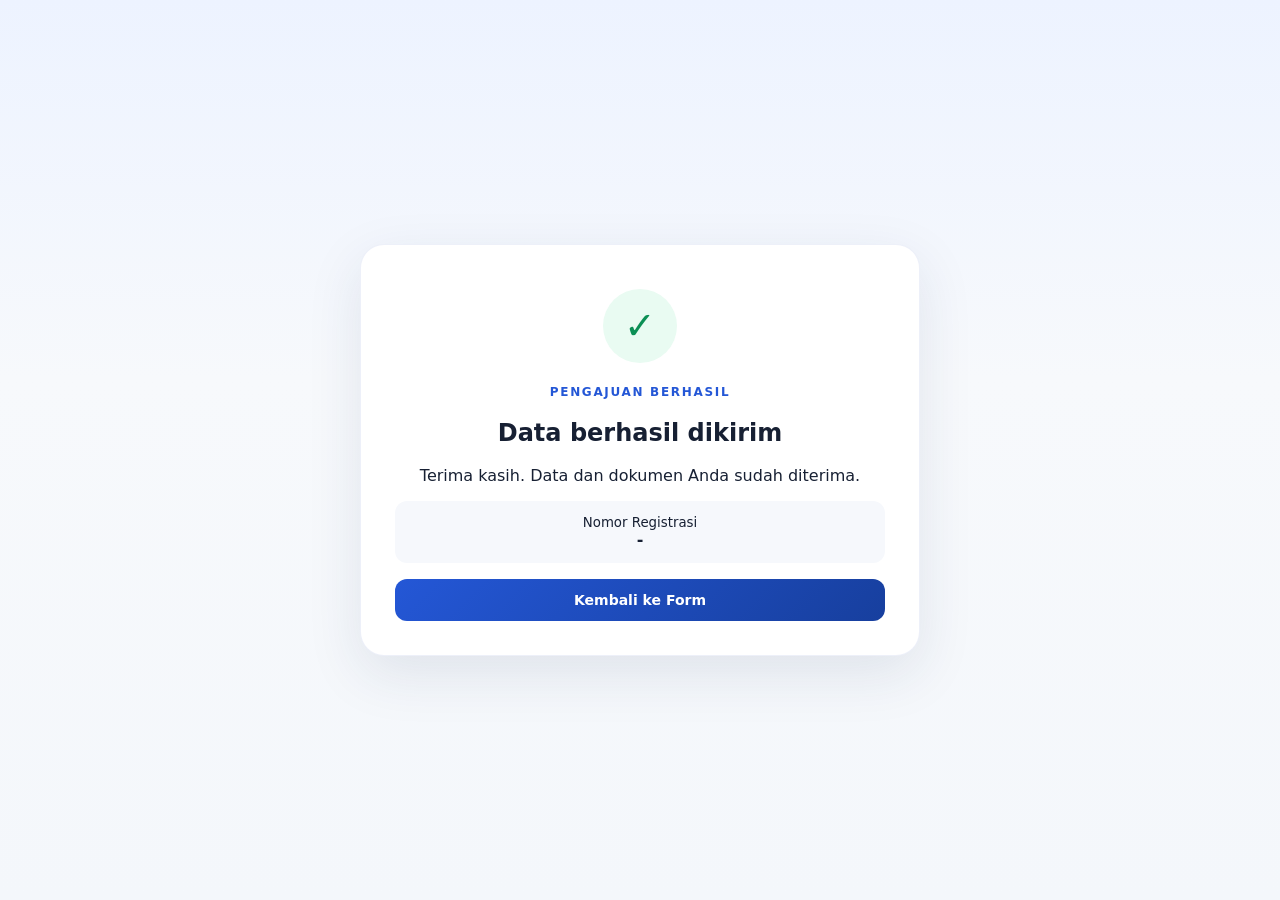
<file: success.html>
<!doctype html>
<html lang="id">
<head>
  <meta charset="utf-8">
  <meta name="viewport" content="width=device-width,initial-scale=1">
  <title>Pengajuan Berhasil</title>
  <link rel="stylesheet" href="assets/css/styles.css">
</head>
<body>
  <main class="page-shell">
    <section class="form-card success-card">
      <div class="success-icon">✓</div>
      <p class="eyebrow">PENGAJUAN BERHASIL</p>
      <h1>Data berhasil dikirim</h1>
      <p>Terima kasih. Data dan dokumen Anda sudah diterima.</p>
      <div class="registration">
        <small>Nomor Registrasi</small>
        <strong id="registrationNumber">-</strong>
      </div>
      <a class="btn primary full" href="./">Kembali ke Form</a>
    </section>
  </main>
  <script>
    const reg = new URLSearchParams(location.search).get('reg') || '-';
    document.getElementById('registrationNumber').textContent = reg;
  </script>
</body>
</html>
</file>
<file: assets/css/styles.css>
:root{--bg:#f4f7fb;--card:#fff;--text:#172033;--muted:#667085;--line:#dfe5ee;--primary:#2457d6;--primary2:#173f9e;--danger:#b42318;--success:#0b8f55;--warning:#b54708;--shadow:0 18px 55px rgba(27,45,86,.10)}
*{box-sizing:border-box}body{margin:0;font-family:Inter,ui-sans-serif,system-ui,-apple-system,BlinkMacSystemFont,"Segoe UI",sans-serif;background:linear-gradient(180deg,#edf3ff 0,#f7f9fc 42%,#f4f7fb 100%);color:var(--text)}
.page-shell{min-height:100vh;padding:32px 16px;display:flex;justify-content:center}.form-card{width:min(900px,100%);background:var(--card);border:1px solid rgba(30,64,175,.08);border-radius:24px;padding:34px;box-shadow:var(--shadow)}.form-header h1,.admin-top h1,.login-card h1{margin:4px 0 10px;font-size:clamp(28px,5vw,42px);line-height:1.1}.form-header p,.login-card p,.admin-subtitle{color:var(--muted);line-height:1.65}.eyebrow{font-weight:800;letter-spacing:.14em;color:var(--primary);font-size:12px;margin:0}
input,select,textarea{width:100%;margin-top:9px;border:1px solid var(--line);border-radius:12px;padding:13px 14px;font:inherit;color:var(--text);background:#fff;outline:none;transition:.2s}input:focus,select:focus,textarea:focus{border-color:var(--primary);box-shadow:0 0 0 4px rgba(36,87,214,.1)}textarea{resize:vertical}
.btn{border:0;border-radius:12px;padding:13px 20px;font-weight:800;font-size:14px;cursor:pointer;text-decoration:none;text-align:center;display:inline-flex;align-items:center;justify-content:center;gap:7px}.btn.primary{background:linear-gradient(135deg,var(--primary),var(--primary2));color:#fff}.btn.secondary{background:#eef2f8;color:var(--text)}.btn.pdf-btn{background:#eaf8f1;color:#087443}.btn.small{padding:9px 12px;font-size:12px}.btn:disabled{opacity:.6;cursor:not-allowed}.full{width:100%;margin-top:16px}.error-box{background:#fff1f0;color:var(--danger);border:1px solid #ffd1cc;padding:12px 14px;border-radius:12px;margin-top:18px}
.admin-shell{min-height:100vh;padding:28px;max-width:1500px;margin:auto}.login-card{max-width:440px;margin:8vh auto;background:#fff;border-radius:24px;padding:34px;box-shadow:var(--shadow)}.login-card label{display:block;font-weight:700;margin-top:14px}.brand-mark{width:54px;height:54px;border-radius:16px;display:grid;place-items:center;background:linear-gradient(135deg,var(--primary),var(--primary2));color:#fff;font-weight:900;margin-bottom:22px}
.admin-top{display:flex;justify-content:space-between;align-items:flex-end;gap:20px;margin-bottom:22px}.admin-top h1{font-size:clamp(27px,4vw,38px)}.admin-subtitle{margin:0}.admin-actions{display:flex;gap:10px;align-items:center;flex-wrap:wrap}.notification-btn{position:relative;width:46px;height:46px;border:1px solid var(--line);background:#fff;border-radius:13px;cursor:pointer;font-size:20px}.notification-badge{position:absolute;right:-5px;top:-7px;min-width:22px;height:22px;padding:0 6px;display:grid;place-items:center;border-radius:999px;background:#e11d48;color:#fff;font-size:11px;font-weight:900;border:2px solid #fff}
.stats-grid{display:grid;grid-template-columns:repeat(6,minmax(0,1fr));gap:14px;margin-bottom:18px}.stat-card{background:#fff;border:1px solid var(--line);border-radius:18px;padding:18px;box-shadow:0 7px 24px rgba(27,45,86,.04)}.stat-card span{display:block;color:var(--muted);font-size:12px;font-weight:700}.stat-card strong{display:block;font-size:30px;margin-top:7px}.stat-card small{display:block;color:#98a2b3;margin-top:4px}.data-card{background:#fff;border:1px solid var(--line);border-radius:20px;padding:15px;box-shadow:0 8px 30px rgba(27,45,86,.05)}
.toolbar{display:flex;gap:10px;align-items:center;flex-wrap:wrap;margin-bottom:12px}.search-box{display:flex;align-items:center;gap:8px;flex:1;min-width:260px;border:1px solid var(--line);border-radius:12px;padding-left:13px;background:#fff}.search-box input{margin:0;border:0;box-shadow:none!important;padding-left:0}.toolbar select{margin:0;width:auto;min-width:160px}.table-summary{display:flex;justify-content:space-between;color:var(--muted);font-size:12px;padding:2px 4px 12px}.table-wrap{overflow:auto;border-radius:14px;border:1px solid var(--line)}table{border-collapse:collapse;width:100%}th,td{padding:13px 14px;border-bottom:1px solid var(--line);text-align:left;font-size:13px;vertical-align:middle}th{background:#f7f9fc;color:#475467;font-size:12px;white-space:nowrap}tbody tr:hover{background:#fafcff}.unread-row{background:#f7faff}.reg-cell{display:flex;align-items:center;gap:8px;white-space:nowrap}.new-dot{width:8px;height:8px;border-radius:50%;background:#2563eb;box-shadow:0 0 0 4px #dbeafe}.status-pill{display:inline-block;padding:6px 9px;border-radius:999px;font-weight:800;font-size:11px;white-space:nowrap}.status-baru{background:#eaf0ff;color:#1947b8}.status-sedang-dicek{background:#fff6e5;color:#9a5b00}.status-dokumen-kurang{background:#fff0ef;color:#b42318}.status-sudah-lengkap{background:#e9fbf2;color:#087443}.status-selesai{background:#edf0f5;color:#344054}.empty{text-align:center;padding:46px;color:var(--muted)}
.detail-dialog,.preview-dialog{width:min(1080px,calc(100% - 24px));max-height:92vh;border:0;border-radius:22px;padding:0;box-shadow:0 25px 80px rgba(0,0,0,.25)}.detail-dialog::backdrop,.preview-dialog::backdrop{background:rgba(15,23,42,.58)}.dialog-head{display:flex;justify-content:space-between;align-items:center;padding:21px 24px;border-bottom:1px solid var(--line)}.dialog-head h2{margin:4px 0 0;font-size:21px}.icon-close{border:0;background:#eef2f8;width:40px;height:40px;border-radius:50%;font-size:26px;cursor:pointer}.detail-toolbar{display:flex;gap:10px;align-items:end;padding:15px 24px;background:#f8fafc;border-bottom:1px solid var(--line)}.detail-toolbar label{flex:1;font-weight:700}.detail-toolbar select{margin-top:6px}.detail-sections{padding:22px 24px;overflow:auto;max-height:67vh}.detail-section{margin-bottom:23px}.detail-section h3{font-size:16px;margin:0 0 12px}.detail-grid{display:grid;grid-template-columns:repeat(2,minmax(0,1fr));gap:11px}.detail-item{border:1px solid var(--line);border-radius:13px;padding:13px;background:#fff}.detail-item small,.document-card small{display:block;color:var(--muted);margin-bottom:5px}.detail-item div{white-space:pre-wrap;word-break:break-word}.document-grid{display:grid;grid-template-columns:repeat(2,minmax(0,1fr));gap:11px}.document-card{border:1px solid var(--line);border-radius:14px;padding:14px;display:flex;justify-content:space-between;gap:14px;align-items:center}.document-card strong{display:block;word-break:break-word}.document-actions{display:flex;gap:7px;flex-shrink:0}.preview-body{height:70vh;background:#f3f5f8}.preview-body iframe{width:100%;height:100%;border:0}.preview-fallback{padding:40px;text-align:center}.preview-fallback a{display:block;margin-top:12px;color:var(--primary);font-weight:800}.toast{position:fixed;right:24px;bottom:24px;background:#172033;color:#fff;padding:14px 18px;border-radius:13px;box-shadow:0 15px 45px rgba(0,0,0,.25);z-index:1000;font-weight:700}
/* Form lama tetap didukung */.progress-wrap{margin:28px 0}.progress-meta{display:flex;justify-content:space-between;font-size:13px;font-weight:700;color:var(--muted);margin-bottom:8px}.progress-track{height:9px;background:#e8edf6;border-radius:999px;overflow:hidden}.progress-bar{height:100%;background:linear-gradient(90deg,var(--primary),#6d8eff);width:11%;transition:.25s}.step{display:none}.step.active{display:block}.step h2{font-size:24px;margin:0 0 20px}.section-note{background:#f7f9fd;border:1px solid var(--line);padding:15px 16px;border-radius:14px;color:#475467;line-height:1.55;margin-bottom:22px}.question{display:flex;gap:14px;padding:18px 0;border-bottom:1px solid #edf0f5;font-weight:700;font-size:14px}.question-number{min-width:34px;color:var(--muted)}.question-body{flex:1;min-width:0}.question-text{display:block;line-height:1.55}.question-text span{color:var(--danger);margin-left:4px}.checkbox-list{display:grid;grid-template-columns:repeat(2,minmax(0,1fr));gap:10px;margin-top:12px}.checkbox-list label{display:flex;gap:8px;align-items:center;font-weight:600}.checkbox-list input{width:auto;margin:0}.file-status{display:block;color:var(--muted);margin-top:7px;font-weight:500}.actions{display:flex;justify-content:flex-end;gap:12px;border-top:1px solid var(--line);margin-top:28px;padding-top:22px}.review-intro{text-align:center;margin-bottom:20px}.review-intro p{color:var(--muted)}.review-list{display:grid;gap:10px}.review-item{border:1px solid var(--line);border-radius:12px;padding:12px 14px}.review-item small{display:block;color:var(--muted);margin-bottom:4px}.review-item strong{display:block;white-space:pre-wrap;word-break:break-word}.success-card{text-align:center;max-width:560px;margin:auto}.success-icon{width:74px;height:74px;background:#e9fbf2;color:var(--success);border-radius:50%;display:grid;place-items:center;font-size:38px;font-weight:900;margin:10px auto 22px}.registration{background:#f6f8fc;border-radius:12px;padding:14px}.registration small,.registration strong{display:block}.yes-no-group{display:flex;gap:12px;margin-top:14px;flex-wrap:wrap}.choice-card{display:flex;align-items:center;gap:9px;min-width:110px;padding:12px 18px;border:1px solid #d8e1ee;border-radius:12px;background:#fff;cursor:pointer;font-weight:700}.choice-card:has(input:checked){border-color:#2563eb;background:#eff6ff;box-shadow:0 0 0 3px rgba(37,99,235,.10)}.choice-card input{width:18px;height:18px;margin:0;accent-color:#2563eb}.conditional-detail{margin-top:14px;padding:14px;border-radius:12px;background:#f8fafc;border:1px solid #e2e8f0}.conditional-detail[hidden],.question[hidden]{display:none!important}.identity-question{grid-template-columns:1fr!important}.identity-question .identity-number{display:none!important}.question-disabled{opacity:.58;background:#f8fafc;border-radius:12px;padding-left:10px;padding-right:10px}.question-disabled input,.question-disabled select,.question-disabled textarea{background:#eef2f6;color:#667085;cursor:not-allowed}
@media(max-width:1180px){.stats-grid{grid-template-columns:repeat(3,minmax(0,1fr))}}
@media(max-width:760px){.admin-shell{padding:15px}.admin-top{align-items:stretch;flex-direction:column}.admin-actions>*{flex:1}.stats-grid,.detail-grid,.document-grid{grid-template-columns:1fr 1fr}.toolbar{align-items:stretch}.toolbar>*{width:100%!important}.detail-toolbar{flex-wrap:wrap}.detail-toolbar label{flex-basis:100%}.document-card{align-items:flex-start;flex-direction:column}.form-card{padding:22px;border-radius:18px}.checkbox-list{grid-template-columns:1fr}.actions .btn{flex:1}}
@media(max-width:520px){.stats-grid,.detail-grid,.document-grid{grid-template-columns:1fr}.detail-toolbar{flex-direction:column;align-items:stretch}.detail-toolbar>*{width:100%}.table-summary{flex-direction:column;gap:4px}.choice-card{flex:1;justify-content:center}.yes-no-group{display:grid;grid-template-columns:1fr 1fr}}
.message{padding:12px 14px;border-radius:12px;margin-top:16px}
.message.success{background:#ecfdf3;color:#067647;border:1px solid #abefc6}
.message.error{background:#fff1f0;color:#b42318;border:1px solid #fecdca}
.new-badge{display:inline-block;padding:5px 9px;border-radius:999px;background:#e8f2ff;color:#1450b8;font-weight:800}
.unread-row{background:#f7fbff}
.small{padding:8px 12px}
dialog .dialog-actions{display:flex;gap:10px;align-items:center;flex-wrap:wrap;padding:16px 24px;background:#f8fafc}
dialog .dialog-actions select{width:auto;margin:0}

/* Pastikan atribut hidden tidak ditimpa layout tombol, terutama di Safari */
[hidden]{display:none!important;}
.actions [hidden]{display:none!important;}


/* =========================================================
   ADMIN DASHBOARD — CLEAN LAYOUT
   ========================================================= */
[hidden]{display:none!important}

body.admin-page{
  min-height:100vh;
  background:#f3f6fb;
  overflow-x:hidden;
}

.admin-page .admin-shell{
  width:min(1500px,100%);
  min-height:100vh;
  margin:0 auto;
  padding:28px 32px 48px;
}

.admin-page #dashboardPanel{
  width:100%;
}

.admin-page .admin-header{
  display:flex;
  justify-content:space-between;
  align-items:center;
  gap:20px;
  margin-bottom:22px;
}

.admin-page .admin-heading{
  display:flex;
  align-items:center;
  gap:15px;
  min-width:0;
}

.admin-page .admin-heading h1{
  margin:3px 0 4px;
  font-size:clamp(27px,3vw,38px);
  line-height:1.1;
}

.admin-page .admin-subtitle{
  margin:0;
  color:#667085;
}

.admin-page .admin-actions{
  display:flex;
  align-items:center;
  justify-content:flex-end;
  gap:10px;
  flex-wrap:wrap;
}

.admin-page .admin-actions .btn{
  min-height:44px;
  margin:0;
  padding:11px 17px;
  border-radius:12px;
  white-space:nowrap;
}

.admin-page .notification-chip{
  min-height:44px;
  display:flex;
  align-items:center;
  gap:8px;
  padding:9px 13px;
  border-radius:12px;
  border:1px solid #dfe5ee;
  background:#fff;
  color:#344054;
  font-size:13px;
  font-weight:700;
}

.admin-page .notification-chip strong{
  min-width:25px;
  height:25px;
  padding:0 7px;
  border-radius:999px;
  display:grid;
  place-items:center;
  background:#eaf2ff;
  color:#2457d6;
}

.admin-page .notification-dot{
  width:8px;
  height:8px;
  border-radius:50%;
  background:#2457d6;
  box-shadow:0 0 0 4px rgba(36,87,214,.10);
}

.admin-page .admin-brand-mark{
  flex:0 0 auto;
  width:54px;
  height:54px;
  margin:0;
  border-radius:15px;
  display:grid;
  place-items:center;
  color:#fff;
  background:linear-gradient(135deg,#2457d6,#173f9e);
  font-weight:900;
  box-shadow:0 10px 24px rgba(36,87,214,.23);
}

.admin-page .admin-brand-mark.small-mark{
  width:50px;
  height:50px;
}

.admin-page .danger-soft{
  background:#fff1f0;
  color:#b42318;
}

.admin-page .admin-stats-grid{
  display:grid;
  grid-template-columns:repeat(6,minmax(0,1fr));
  gap:14px;
  margin-bottom:18px;
}

.admin-page .stat-card{
  min-width:0;
  min-height:124px;
  padding:18px;
  border-radius:17px;
  border:1px solid #dfe5ee;
  background:#fff;
  box-shadow:0 8px 22px rgba(16,24,40,.04);
}

.admin-page .stat-card span,
.admin-page .stat-card small{
  display:block;
  color:#667085;
}

.admin-page .stat-card span{
  font-size:13px;
  font-weight:700;
}

.admin-page .stat-card strong{
  display:block;
  margin:7px 0 5px;
  font-size:30px;
  line-height:1;
}

.admin-page .stat-card small{
  font-size:12px;
}

.admin-page .stat-card.status-new{border-top:4px solid #2f6fed}
.admin-page .stat-card.status-checking{border-top:4px solid #d97706}
.admin-page .stat-card.status-missing{border-top:4px solid #d92d20}
.admin-page .stat-card.status-complete{border-top:4px solid #12b76a}
.admin-page .stat-card.status-done{border-top:4px solid #344054}

.admin-page .admin-workspace{
  width:100%;
  padding:16px;
  border:1px solid #dfe5ee;
  border-radius:20px;
  background:#fff;
  box-shadow:0 10px 30px rgba(16,24,40,.05);
}

.admin-page .admin-toolbar{
  display:grid;
  grid-template-columns:minmax(280px,1fr) 180px 165px auto;
  align-items:center;
  gap:10px;
  padding:0;
  margin:0 0 14px;
  border:0;
  background:transparent;
}

.admin-page .search-box{
  position:relative;
  min-width:0;
}

.admin-page .search-box input{
  width:100%;
  margin:0;
  padding-left:42px;
}

.admin-page .search-icon{
  position:absolute;
  left:15px;
  top:50%;
  transform:translateY(-50%);
  color:#667085;
  font-size:21px;
  z-index:1;
}

.admin-page .admin-toolbar select{
  width:100%;
  margin:0;
}

.admin-page .result-counter{
  min-height:44px;
  display:flex;
  align-items:center;
  justify-content:center;
  gap:5px;
  padding:10px 13px;
  border-radius:12px;
  background:#f2f4f7;
  color:#667085;
  white-space:nowrap;
}

.admin-page .result-counter strong{color:#172033}

.admin-page .admin-table-wrap{
  width:100%;
  overflow:auto;
  border:1px solid #dfe5ee;
  border-radius:15px;
  background:#fff;
}

.admin-page .admin-table{
  width:100%;
  min-width:1020px;
  border-collapse:collapse;
}

.admin-page .admin-table th{
  padding:14px 15px;
  background:#f6f8fc;
  color:#667085;
  font-size:12px;
  font-weight:800;
  text-transform:uppercase;
  letter-spacing:.04em;
  white-space:nowrap;
}

.admin-page .admin-table td{
  padding:14px 15px;
  vertical-align:middle;
  border-bottom:1px solid #e9edf3;
}

.admin-page .admin-table tbody tr:last-child td{border-bottom:0}
.admin-page .admin-table tbody tr:hover{background:#fafcff}
.admin-page .unread-row{background:#f5f9ff}

.admin-page .registration-code{
  color:#2457d6;
  font-size:12px;
  white-space:nowrap;
}

.admin-page .person-cell{
  display:flex;
  align-items:center;
  gap:10px;
  min-width:190px;
}

.admin-page .person-avatar{
  width:38px;
  height:38px;
  flex:0 0 38px;
  border-radius:11px;
  display:grid;
  place-items:center;
  background:#eaf2ff;
  color:#2457d6;
  font-weight:900;
}

.admin-page .person-cell strong,
.admin-page .person-cell span,
.admin-page .contact-cell strong,
.admin-page .contact-cell span{
  display:block;
}

.admin-page .person-cell span,
.admin-page .contact-cell span{
  margin-top:3px;
  color:#667085;
  font-size:12px;
}

.admin-page .contact-cell{min-width:185px}
.admin-page .table-date{white-space:nowrap;color:#475467}

.admin-page .status-pill,
.admin-page .summary-status{
  display:inline-block;
  padding:6px 10px;
  border-radius:999px;
  font-size:12px;
  font-weight:800;
  white-space:nowrap;
}

.admin-page .status-blue{background:#eaf2ff;color:#1d4ed8}
.admin-page .status-yellow{background:#fff7e8;color:#b54708}
.admin-page .status-red{background:#fff1f0;color:#b42318}
.admin-page .status-green{background:#ecfdf3;color:#067647}
.admin-page .status-dark{background:#eef2f6;color:#344054}

.admin-page .new-badge{
  display:inline-block;
  padding:6px 9px;
  border-radius:999px;
  background:#eaf2ff;
  color:#2457d6;
  font-size:12px;
  font-weight:800;
  white-space:nowrap;
}

.admin-page .read-label{color:#667085;font-size:12px}

/* Pastikan struktur dashboard lama yang tidak sengaja tersisa tidak tampil */
.admin-page #dashboardPanel > .toolbar:not(.admin-toolbar),
.admin-page #dashboardPanel > .table-wrap:not(.admin-table-wrap),
.admin-page #dashboardPanel > .compact-table,
.admin-page #dashboardPanel > #tableBody{
  display:none!important;
}

/* =========================================================
   DETAIL DIALOG
   ========================================================= */
.admin-page .admin-detail-dialog{
  width:min(1100px,calc(100vw - 28px));
  height:min(860px,calc(100vh - 28px));
  max-width:none;
  max-height:none;
  padding:0;
  border:0;
  border-radius:22px;
  overflow:hidden;
  background:#fff;
  box-shadow:0 28px 90px rgba(15,23,42,.34);
}

.admin-page .admin-detail-dialog::backdrop{
  background:rgba(15,23,42,.64);
  backdrop-filter:blur(2px);
}

.admin-page .admin-dialog-head{
  min-height:104px;
  padding:22px 26px;
  display:flex;
  align-items:flex-start;
  justify-content:space-between;
  gap:18px;
  border-bottom:1px solid #dfe5ee;
  background:#fff;
}

.admin-page .admin-dialog-head h2{
  margin:4px 0 0;
  font-size:28px;
}

.admin-page .detail-meta{
  margin:6px 0 0;
  color:#667085;
  font-size:13px;
}

.admin-page .icon-close{
  width:42px;
  height:42px;
  flex:0 0 42px;
  border:0;
  border-radius:50%;
  display:grid;
  place-items:center;
  background:#f2f4f7;
  color:#344054;
  font-size:27px;
  cursor:pointer;
}

.admin-page .detail-summary{
  display:grid;
  grid-template-columns:repeat(3,minmax(0,1fr));
  gap:12px;
  padding:16px 24px;
  border-bottom:1px solid #dfe5ee;
  background:#f8fafc;
}

.admin-page .detail-summary-item{
  min-width:0;
  padding:14px 16px;
  border:1px solid #dfe5ee;
  border-radius:14px;
  background:#fff;
}

.admin-page .detail-summary-item span{
  display:block;
  margin-bottom:6px;
  color:#667085;
  font-size:12px;
}

.admin-page .detail-summary-item strong{
  display:block;
  font-size:14px;
  overflow-wrap:anywhere;
}

.admin-page .admin-dialog-actions{
  display:flex;
  align-items:center;
  gap:10px;
  padding:14px 24px;
  border-bottom:1px solid #dfe5ee;
  background:#fff;
}

.admin-page .admin-dialog-actions select{
  width:210px;
  margin:0;
}

.admin-page .admin-dialog-actions .btn{
  min-height:44px;
  margin:0;
}

.admin-page .detail-tabs{
  display:flex;
  gap:6px;
  padding:12px 24px;
  overflow-x:auto;
  border-bottom:1px solid #dfe5ee;
  background:#fff;
}

.admin-page .detail-tab{
  border:0;
  border-radius:10px;
  padding:10px 14px;
  background:transparent;
  color:#667085;
  font:inherit;
  font-size:13px;
  font-weight:800;
  white-space:nowrap;
  cursor:pointer;
}

.admin-page .detail-tab.active{
  background:#eaf2ff;
  color:#2457d6;
}

.admin-page .detail-tab-panel{
  display:none;
  height:calc(100% - 310px);
  overflow:hidden;
  background:#fff;
}

.admin-page .detail-tab-panel.active{display:block}

.admin-page .detail-tab-panel .detail-grid{
  width:100%;
  height:100%;
  max-height:none;
  padding:18px 24px 26px;
  display:grid;
  grid-template-columns:repeat(2,minmax(0,1fr));
  align-content:start;
  gap:12px;
  overflow-y:auto;
}

.admin-page .detail-item{
  min-width:0;
  padding:13px 14px;
  border:1px solid #dfe5ee;
  border-radius:13px;
  background:#fff;
}

.admin-page .detail-item small{
  display:block;
  margin-bottom:5px;
  color:#667085;
  font-size:12px;
}

.admin-page .detail-item div{
  color:#172033;
  font-size:14px;
  font-weight:600;
  line-height:1.45;
  white-space:pre-wrap;
  overflow-wrap:anywhere;
}

.admin-page .document-grid{
  height:100%;
  max-height:none;
  padding:18px 24px 26px;
  display:grid;
  grid-template-columns:repeat(2,minmax(0,1fr));
  align-content:start;
  gap:12px;
  overflow-y:auto;
}

.admin-page .document-card{
  min-width:0;
  display:flex;
  align-items:center;
  gap:12px;
  padding:13px;
  border:1px solid #dfe5ee;
  border-radius:14px;
  background:#fff;
}

.admin-page .document-icon{
  width:48px;
  height:48px;
  flex:0 0 48px;
  border-radius:12px;
  display:grid;
  place-items:center;
  background:#eef2ff;
  color:#2457d6;
  font-size:11px;
  font-weight:900;
}

.admin-page .document-card-body{
  flex:1;
  min-width:0;
}

.admin-page .document-card-body small,
.admin-page .document-card-body strong{
  display:block;
}

.admin-page .document-card-body small{
  margin-bottom:4px;
  color:#667085;
}

.admin-page .document-card-body strong{
  overflow:hidden;
  text-overflow:ellipsis;
  white-space:nowrap;
  font-size:13px;
}

.admin-page .tab-empty{
  grid-column:1/-1;
  padding:42px;
  border-radius:14px;
  background:#f8fafc;
  color:#667085;
  text-align:center;
}

@media(max-width:1120px){
  .admin-page .admin-stats-grid{grid-template-columns:repeat(3,1fr)}
  .admin-page .admin-toolbar{grid-template-columns:1fr 170px 160px}
  .admin-page .result-counter{grid-column:1/-1;justify-content:flex-end}
}

@media(max-width:760px){
  .admin-page .admin-shell{padding:18px 14px 35px}
  .admin-page .admin-header{align-items:stretch;flex-direction:column}
  .admin-page .admin-heading{align-items:flex-start}
  .admin-page .admin-actions{justify-content:stretch}
  .admin-page .admin-actions .notification-chip{width:100%}
  .admin-page .admin-actions .btn{flex:1}
  .admin-page .admin-stats-grid{grid-template-columns:repeat(2,1fr)}
  .admin-page .admin-toolbar{grid-template-columns:1fr}
  .admin-page .result-counter{grid-column:auto;justify-content:center}
  .admin-page .admin-detail-dialog{
    width:100vw;
    height:100vh;
    max-width:100vw;
    max-height:100vh;
    border-radius:0;
  }
  .admin-page .detail-summary{grid-template-columns:1fr}
  .admin-page .admin-dialog-actions{
    align-items:stretch;
    flex-direction:column;
  }
  .admin-page .admin-dialog-actions select,
  .admin-page .admin-dialog-actions .btn{width:100%}
  .admin-page .detail-tab-panel{
    height:calc(100% - 480px);
  }
  .admin-page .detail-tab-panel .detail-grid,
  .admin-page .document-grid{
    grid-template-columns:1fr;
    padding:14px;
  }
}


/* =========================================================
   ADMIN DETAIL ACTIONS & DOCUMENT CARDS — FINAL
   ========================================================= */
.admin-page .admin-dialog-actions{
  display:flex;
  align-items:flex-end;
  justify-content:space-between;
  gap:18px;
  padding:16px 24px;
  background:#f8fafc;
}

.admin-page .detail-status-control{
  width:230px;
  flex:0 0 230px;
}

.admin-page .detail-status-control label{
  display:block;
  margin-bottom:7px;
  color:#667085;
  font-size:12px;
  font-weight:800;
}

.admin-page .detail-status-control select{
  width:100%;
  margin:0;
}

.admin-page .detail-action-buttons{
  display:flex;
  align-items:center;
  justify-content:flex-end;
  gap:10px;
  flex-wrap:wrap;
}

.admin-page .detail-action-buttons .btn{
  min-height:44px;
  margin:0;
  padding:11px 17px;
  white-space:nowrap;
}

.admin-page .folder-btn{
  background:#eaf2ff;
  color:#1d4ed8;
}

.admin-page .folder-btn:hover{
  background:#dbeafe;
}

.admin-page .download-btn{
  background:#ecfdf3;
  color:#067647;
}

.admin-page .download-btn:hover{
  background:#d1fadf;
}

.admin-page .delete-btn{
  background:#fff1f0;
  color:#b42318;
}

.admin-page .delete-btn:hover{
  background:#fee4e2;
}

.admin-page .document-card{
  align-items:center;
  padding:15px;
  border:1px solid #dfe5ee;
  box-shadow:0 4px 14px rgba(16,24,40,.03);
  transition:transform .16s ease,box-shadow .16s ease,border-color .16s ease;
}

.admin-page .document-card:hover{
  transform:translateY(-1px);
  border-color:#c8d6eb;
  box-shadow:0 9px 23px rgba(16,24,40,.07);
}

.admin-page .folder-document-card{
  grid-column:1/-1;
  background:#f7faff;
  border-color:#cbdcff;
}

.admin-page .folder-icon{
  background:#dbeafe;
  color:#1d4ed8;
}

.admin-page .document-card-actions{
  flex:0 0 auto;
  display:flex;
  align-items:center;
  gap:8px;
}

.admin-page .document-card-actions .btn{
  min-width:88px;
}

@media(max-width:760px){
  .admin-page .admin-dialog-actions{
    align-items:stretch;
    flex-direction:column;
  }

  .admin-page .detail-status-control{
    width:100%;
    flex-basis:auto;
  }

  .admin-page .detail-action-buttons{
    display:grid;
    grid-template-columns:1fr 1fr;
    width:100%;
  }

  .admin-page .detail-action-buttons .btn{
    width:100%;
  }

  .admin-page .document-card{
    align-items:stretch;
    flex-direction:column;
  }

  .admin-page .document-card-actions{
    width:100%;
  }

  .admin-page .document-card-actions .btn{
    flex:1;
  }
}

@media(max-width:460px){
  .admin-page .detail-action-buttons{
    grid-template-columns:1fr;
  }
}


/* =========================================================
   FIX MODAL DETAIL — SCROLL SAMPAI BAWAH
   ========================================================= */
.admin-page .admin-detail-dialog{
  width:min(1140px,calc(100vw - 24px));
  height:min(94vh,920px);
  max-width:none;
  max-height:94vh;
  padding:0;
  display:none;
  flex-direction:column;
  overflow:hidden;
}

.admin-page .admin-detail-dialog[open]{
  display:flex;
}

.admin-page .admin-dialog-head{
  flex:0 0 auto;
}

.admin-page .detail-summary{
  flex:0 0 auto;
}

.admin-page .admin-dialog-actions{
  flex:0 0 auto;
}

.admin-page .detail-tabs{
  flex:0 0 auto;
}

.admin-page .detail-tab-panel{
  display:none;
  flex:1 1 auto;
  min-height:0;
  height:auto;
  overflow:hidden;
}

.admin-page .detail-tab-panel.active{
  display:block;
  flex:1 1 auto;
  min-height:0;
}

.admin-page .detail-tab-panel .detail-grid,
.admin-page .document-grid{
  width:100%;
  height:100%;
  min-height:0;
  max-height:none;
  overflow-y:auto;
  overscroll-behavior:contain;
  padding:18px 24px 90px;
  align-content:start;
  scrollbar-gutter:stable;
}

.admin-page .detail-tab-panel .detail-grid{
  grid-template-columns:repeat(2,minmax(0,1fr));
}

/* Supaya kartu terakhir tidak tertutup bagian bawah modal */
.admin-page .detail-tab-panel .detail-grid::after,
.admin-page .document-grid::after{
  content:"";
  display:block;
  grid-column:1/-1;
  height:36px;
}

/* Scrollbar lebih rapi */
.admin-page .detail-tab-panel .detail-grid::-webkit-scrollbar,
.admin-page .document-grid::-webkit-scrollbar{
  width:10px;
}

.admin-page .detail-tab-panel .detail-grid::-webkit-scrollbar-track,
.admin-page .document-grid::-webkit-scrollbar-track{
  background:transparent;
}

.admin-page .detail-tab-panel .detail-grid::-webkit-scrollbar-thumb,
.admin-page .document-grid::-webkit-scrollbar-thumb{
  background:#cbd5e1;
  border:3px solid transparent;
  border-radius:999px;
  background-clip:padding-box;
}

/* Desktop lebar: data lebih ringkas dengan 3 kolom */
@media(min-width:1180px){
  .admin-page #tab-profile .detail-grid{
    grid-template-columns:repeat(3,minmax(0,1fr));
  }
}

/* Laptop */
@media(max-height:760px) and (min-width:761px){
  .admin-page .admin-detail-dialog{
    height:calc(100vh - 16px);
    max-height:calc(100vh - 16px);
  }

  .admin-page .admin-dialog-head{
    min-height:auto;
    padding-top:16px;
    padding-bottom:16px;
  }

  .admin-page .detail-summary{
    padding-top:10px;
    padding-bottom:10px;
  }

  .admin-page .admin-dialog-actions{
    padding-top:10px;
    padding-bottom:10px;
  }

  .admin-page .detail-tabs{
    padding-top:8px;
    padding-bottom:8px;
  }
}

/* HP */
@media(max-width:760px){
  .admin-page .admin-detail-dialog{
    width:100vw;
    height:100dvh;
    max-width:100vw;
    max-height:100dvh;
    border-radius:0;
  }

  .admin-page .detail-tab-panel .detail-grid,
  .admin-page .document-grid{
    grid-template-columns:1fr;
    padding:14px 14px 100px;
  }

  .admin-page #tab-profile .detail-grid{
    grid-template-columns:1fr;
  }
}


/* =========================================================
   MOBILE DETAIL — NON-STICKY, SCROLL PENUH
   ========================================================= */
@media(max-width:760px){
  .admin-page .admin-detail-dialog{
    display:none;
    width:100vw;
    height:100dvh;
    max-width:100vw;
    max-height:100dvh;
    margin:0;
    border-radius:0;
    overflow-y:auto;
    overflow-x:hidden;
  }

  .admin-page .admin-detail-dialog[open]{
    display:block;
  }

  .admin-page .admin-dialog-head,
  .admin-page .detail-summary,
  .admin-page .admin-dialog-actions,
  .admin-page .detail-tabs{
    position:static!important;
    top:auto!important;
    bottom:auto!important;
    z-index:auto!important;
  }

  .admin-page .admin-dialog-actions{
    display:block;
    padding:18px 20px 20px;
  }

  .admin-page .detail-status-control{
    width:100%;
    margin-bottom:14px;
  }

  .admin-page .detail-action-buttons{
    display:grid;
    grid-template-columns:1fr;
    gap:10px;
  }

  .admin-page .detail-action-buttons .btn{
    width:100%;
    min-height:52px;
  }

  .admin-page .detail-tabs{
    position:sticky!important;
    top:0!important;
    z-index:5!important;
    padding:12px 14px;
    background:#fff;
    box-shadow:0 1px 0 #dfe5ee;
  }

  .admin-page .detail-tab-panel,
  .admin-page .detail-tab-panel.active{
    display:none;
    height:auto;
    min-height:0;
    overflow:visible;
  }

  .admin-page .detail-tab-panel.active{
    display:block;
  }

  .admin-page .detail-tab-panel .detail-grid,
  .admin-page .document-grid{
    height:auto;
    min-height:0;
    max-height:none;
    overflow:visible;
    padding:14px 16px 120px;
    grid-template-columns:1fr;
  }

  .admin-page .detail-tab-panel .detail-grid::after,
  .admin-page .document-grid::after{
    height:20px;
  }
}


/* FINAL SAFETY: dialog tidak boleh tampil sebelum dibuka */
.admin-page dialog.admin-detail-dialog:not([open]){
  display:none!important;
}

@media(max-width:760px){
  .admin-page dialog.admin-detail-dialog:not([open]){
    display:none!important;
  }

  .admin-page dialog.admin-detail-dialog[open]{
    display:block!important;
  }
}


/* =========================================================
   FINAL DIALOG OVERLAY FIX — MOBILE & DESKTOP
   ========================================================= */
.admin-page dialog.admin-detail-dialog:not([open]){
  display:none!important;
  visibility:hidden!important;
  pointer-events:none!important;
}

.admin-page dialog.admin-detail-dialog[open]{
  display:flex!important;
  position:fixed!important;
  inset:0!important;
  margin:auto!important;
  z-index:9999!important;
  visibility:visible!important;
  pointer-events:auto!important;
}

@media(max-width:760px){
  .admin-page dialog.admin-detail-dialog:not([open]){
    display:none!important;
    visibility:hidden!important;
  }

  .admin-page dialog.admin-detail-dialog[open]{
    display:block!important;
    position:fixed!important;
    inset:0!important;
    top:0!important;
    right:0!important;
    bottom:0!important;
    left:0!important;
    width:100vw!important;
    height:100dvh!important;
    max-width:100vw!important;
    max-height:100dvh!important;
    margin:0!important;
    border-radius:0!important;
    overflow-y:auto!important;
    overflow-x:hidden!important;
    z-index:9999!important;
    background:#fff!important;
  }
}


/* =========================================================
   WHATSAPP BUTTON & CLEAN DASHBOARD TABLE
   ========================================================= */
.admin-page .whatsapp-btn{
  background:#dcfce7;
  color:#15803d;
}

.admin-page .whatsapp-btn:hover{
  background:#bbf7d0;
}

.admin-page .admin-table th:last-child,
.admin-page .admin-table td:last-child{
  text-align:right;
  white-space:nowrap;
}

@media(max-width:760px){
  .admin-page .detail-action-buttons{
    grid-template-columns:1fr;
  }

  .admin-page .whatsapp-btn{
    width:100%;
  }
}

/* SIMPLE DASHBOARD — FINAL FIX */
.admin-page .admin-stats-grid,
.admin-page .detail-summary,
.admin-page #statusFilter,
.admin-page #readFilter,
.admin-page .result-counter,
.admin-page #detailStatus,
.admin-page #saveStatusBtn,
.admin-page .detail-status-control{
  display:none!important;
}

.admin-page .simple-toolbar{
  display:block!important;
  grid-template-columns:1fr!important;
}

.admin-page .simple-toolbar .search-box{
  width:100%!important;
  max-width:none!important;
}

.admin-page .simple-detail-actions{
  justify-content:flex-end!important;
}

.admin-page .simple-detail-actions .detail-action-buttons{
  width:100%;
  display:flex;
  justify-content:flex-end;
  gap:10px;
  flex-wrap:wrap;
}

@media(max-width:760px){
  .admin-page .simple-detail-actions .detail-action-buttons{
    display:grid;
    grid-template-columns:1fr;
  }
}


/* HEADER: REFRESH AKTIF, BELUM DIBACA DIHAPUS */
.admin-page .admin-header .admin-actions{
  display:flex;
  justify-content:flex-end;
  align-items:center;
  gap:10px;
}

.admin-page #refreshBtn:disabled{
  opacity:.65;
  cursor:wait;
}

@media(max-width:760px){
  .admin-page .admin-header .admin-actions{
    display:grid;
    grid-template-columns:1fr 1fr;
    width:100%;
  }

  .admin-page .admin-header .admin-actions .btn{
    width:100%;
  }
}


/* =========================================================
   FINISHING UI — FORM RIWAYAT PENYAKIT
   ========================================================= */
.admin-page .admin-heading h1{
  letter-spacing:-.025em;
}

.admin-page .admin-dialog-head{
  background:
    linear-gradient(135deg,rgba(36,87,214,.055),rgba(255,255,255,0) 55%),
    #fff;
}

.admin-page .admin-dialog-head .eyebrow{
  color:#2457d6;
}

.admin-page .admin-dialog-head h2{
  letter-spacing:-.02em;
}

.admin-page .detail-navigation-bar{
  flex:0 0 auto;
  display:flex;
  align-items:center;
  justify-content:space-between;
  gap:16px;
  padding:11px 24px;
  border-bottom:1px solid #dfe5ee;
  background:#fff;
}

.admin-page .detail-tabs-inline{
  flex:1 1 auto;
  min-width:0;
  display:flex;
  gap:6px;
  padding:0;
  border:0;
  background:transparent;
  overflow-x:auto;
}

.admin-page .detail-tabs-inline .detail-tab{
  min-height:42px;
  padding:10px 15px;
}

.admin-page .detail-actions-inline{
  flex:0 0 auto;
  display:flex;
  align-items:center;
  justify-content:flex-end;
  gap:8px;
}

.admin-page .detail-actions-inline .btn{
  min-width:auto;
  min-height:40px;
  padding:9px 13px;
  border-radius:10px;
  font-size:13px;
  box-shadow:none;
}

.admin-page .detail-actions-inline .action-icon{
  width:18px;
  height:18px;
  display:inline-grid;
  place-items:center;
  border-radius:6px;
  font-size:14px;
  font-weight:900;
}

.admin-page .detail-actions-inline #exportPdfBtn .action-icon{
  background:#e8edf5;
  color:#344054;
}

.admin-page .detail-actions-inline #openFolderBtn .action-icon{
  background:#dbeafe;
  color:#1d4ed8;
}

.admin-page .detail-actions-inline #whatsappBtn .action-icon{
  background:#bbf7d0;
  color:#15803d;
}

.admin-page .detail-actions-inline #deleteDataBtn .action-icon{
  background:#fee4e2;
  color:#b42318;
}

.admin-page .detail-actions-inline .btn:hover{
  transform:translateY(-1px);
}

.admin-page .detail-item{
  transition:border-color .16s ease,box-shadow .16s ease,transform .16s ease;
}

.admin-page .detail-item:hover{
  transform:translateY(-1px);
  border-color:#cbd5e1;
  box-shadow:0 7px 18px rgba(16,24,40,.055);
}

.admin-page .admin-detail-dialog[open]{
  animation:adminDialogIn .18s ease-out;
}

@keyframes adminDialogIn{
  from{
    opacity:0;
    transform:translateY(8px) scale(.992);
  }
  to{
    opacity:1;
    transform:translateY(0) scale(1);
  }
}

@media(max-width:900px){
  .admin-page .detail-navigation-bar{
    align-items:stretch;
    flex-direction:column;
    gap:10px;
  }

  .admin-page .detail-tabs-inline{
    width:100%;
  }

  .admin-page .detail-actions-inline{
    width:100%;
    display:grid;
    grid-template-columns:repeat(4,minmax(0,1fr));
  }

  .admin-page .detail-actions-inline .btn{
    width:100%;
  }
}

@media(max-width:760px){
  .admin-page .detail-navigation-bar{
    position:static!important;
    padding:12px 14px;
  }

  .admin-page .detail-tabs-inline{
    position:static!important;
    display:grid;
    grid-template-columns:repeat(3,minmax(0,1fr));
    overflow:visible;
  }

  .admin-page .detail-tabs-inline .detail-tab{
    width:100%;
    padding:10px 7px;
    font-size:12px;
  }

  .admin-page .detail-actions-inline{
    grid-template-columns:repeat(2,minmax(0,1fr));
  }

  .admin-page .detail-actions-inline .btn{
    min-height:46px;
  }
}

@media(max-width:390px){
  .admin-page .detail-actions-inline{
    grid-template-columns:1fr;
  }
}


/* =========================================================
   FORM UPDATE — PERTANYAAN 14 & 16
   ========================================================= */
#q46OtherWrap,
#q48OtherWrap{
  margin-top:12px;
}

#q46OtherWrap[hidden],
#q48OtherWrap[hidden]{
  display:none!important;
}

#q46OtherWrap input,
#q48OtherWrap input{
  width:100%;
}


/* =========================================================
   ADMIN UI SAFETY OVERRIDES
   ========================================================= */
.admin-page{
  min-height:100vh;
  background:
    radial-gradient(circle at top left,rgba(36,87,214,.08),transparent 32%),
    #f3f6fb;
}

.admin-page .admin-shell{
  width:min(1500px,100%);
  margin:0 auto;
  padding:28px;
}

.admin-page .admin-header{
  display:flex;
  align-items:center;
  justify-content:space-between;
  gap:24px;
  margin-bottom:24px;
}

.admin-page .admin-heading{
  display:flex;
  align-items:center;
  gap:18px;
}

.admin-page .admin-workspace{
  padding:20px;
  border:1px solid #e1e7ef;
  border-radius:24px;
  background:#fff;
  box-shadow:0 18px 45px rgba(16,24,40,.08);
}

.admin-page .simple-toolbar{
  margin-bottom:16px;
}

.admin-page .search-box{
  width:100%;
}

.admin-page .admin-table-wrap{
  overflow-x:auto;
  border:1px solid #e1e7ef;
  border-radius:18px;
}

.admin-page .admin-table{
  width:100%;
  border-collapse:collapse;
}

.admin-page .admin-table th,
.admin-page .admin-table td{
  padding:16px;
  border-bottom:1px solid #e8edf3;
  text-align:left;
  vertical-align:middle;
}

.admin-page .admin-table th{
  background:#f7f9fc;
  color:#667085;
  font-size:12px;
  font-weight:800;
  letter-spacing:.04em;
  text-transform:uppercase;
}

.admin-page .admin-table tbody tr:last-child td{
  border-bottom:0;
}

.admin-page .admin-actions{
  display:flex;
  gap:10px;
}

@media(max-width:760px){
  .admin-page .admin-shell{
    padding:16px;
  }

  .admin-page .admin-header{
    align-items:flex-start;
    flex-direction:column;
  }

  .admin-page .admin-actions{
    width:100%;
  }

  .admin-page .admin-actions .btn{
    flex:1;
  }

  .admin-page .admin-workspace{
    padding:12px;
    border-radius:18px;
  }
}
</file>
